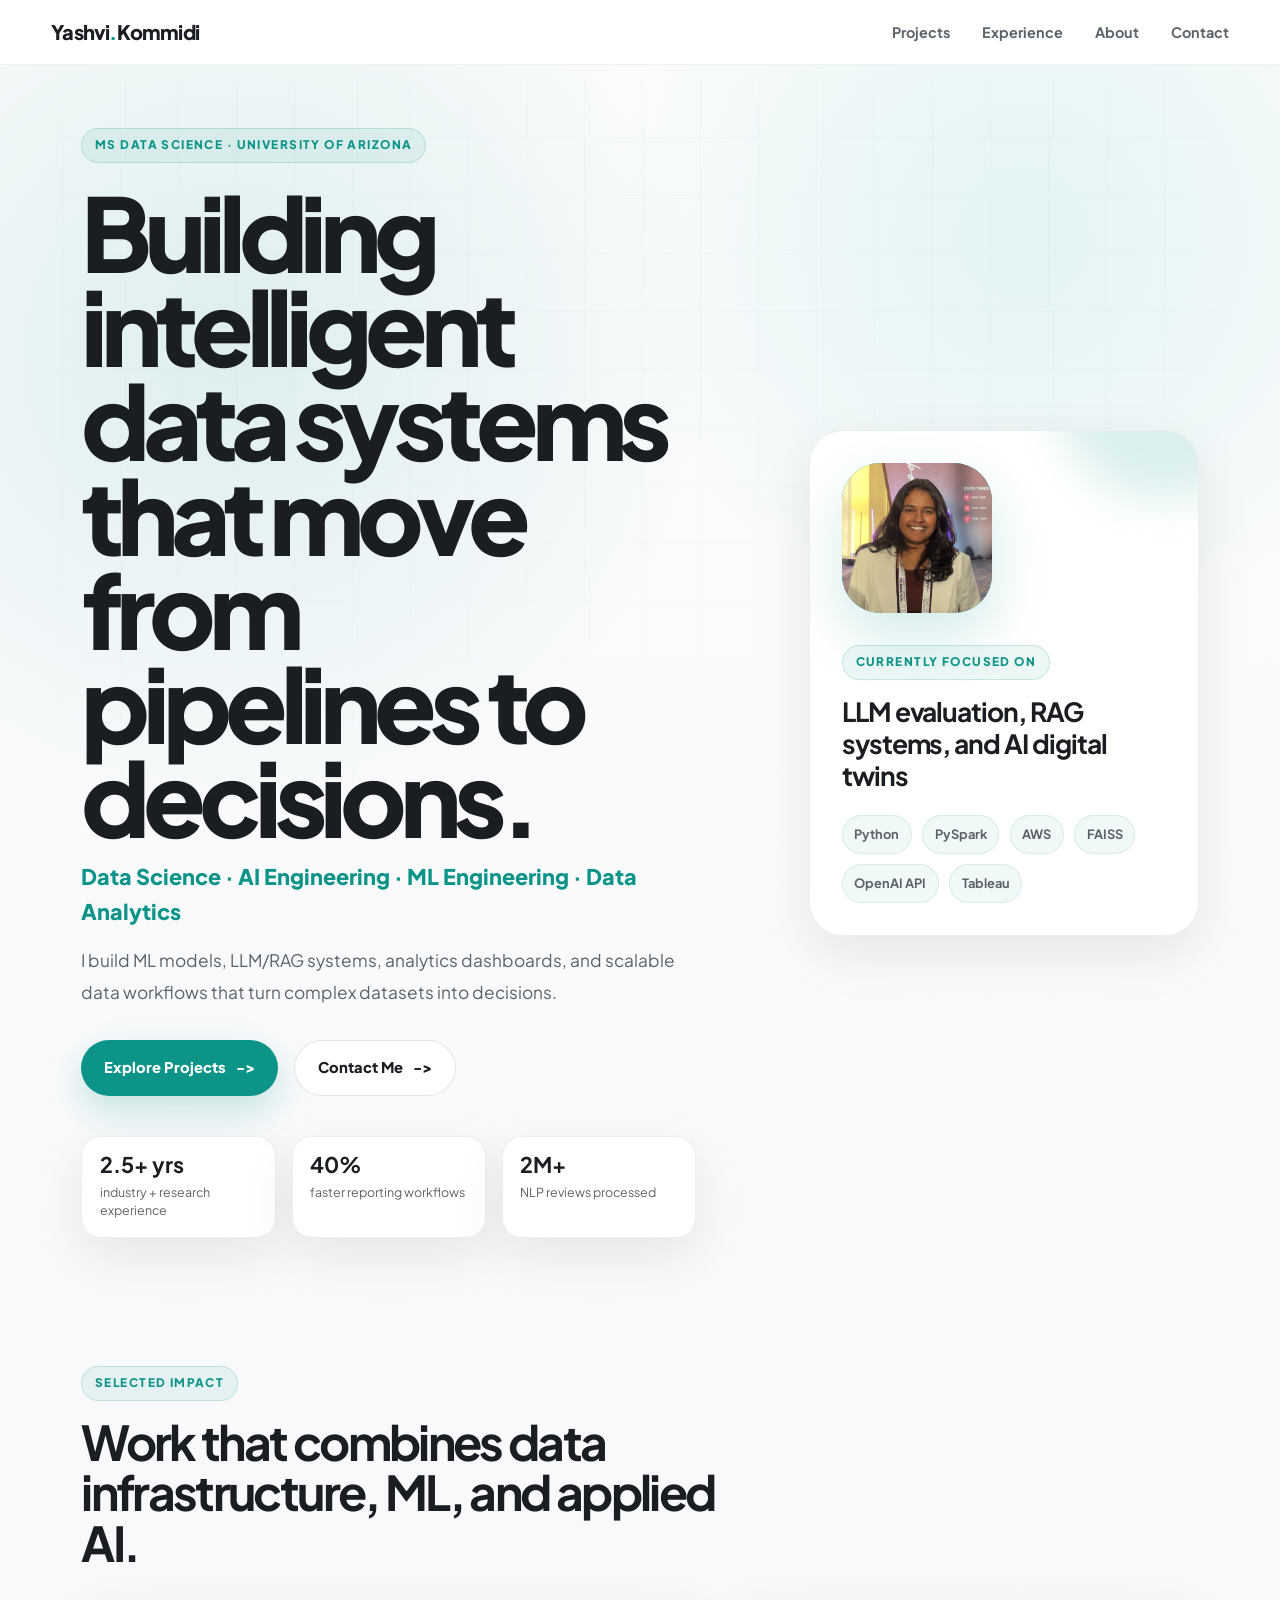
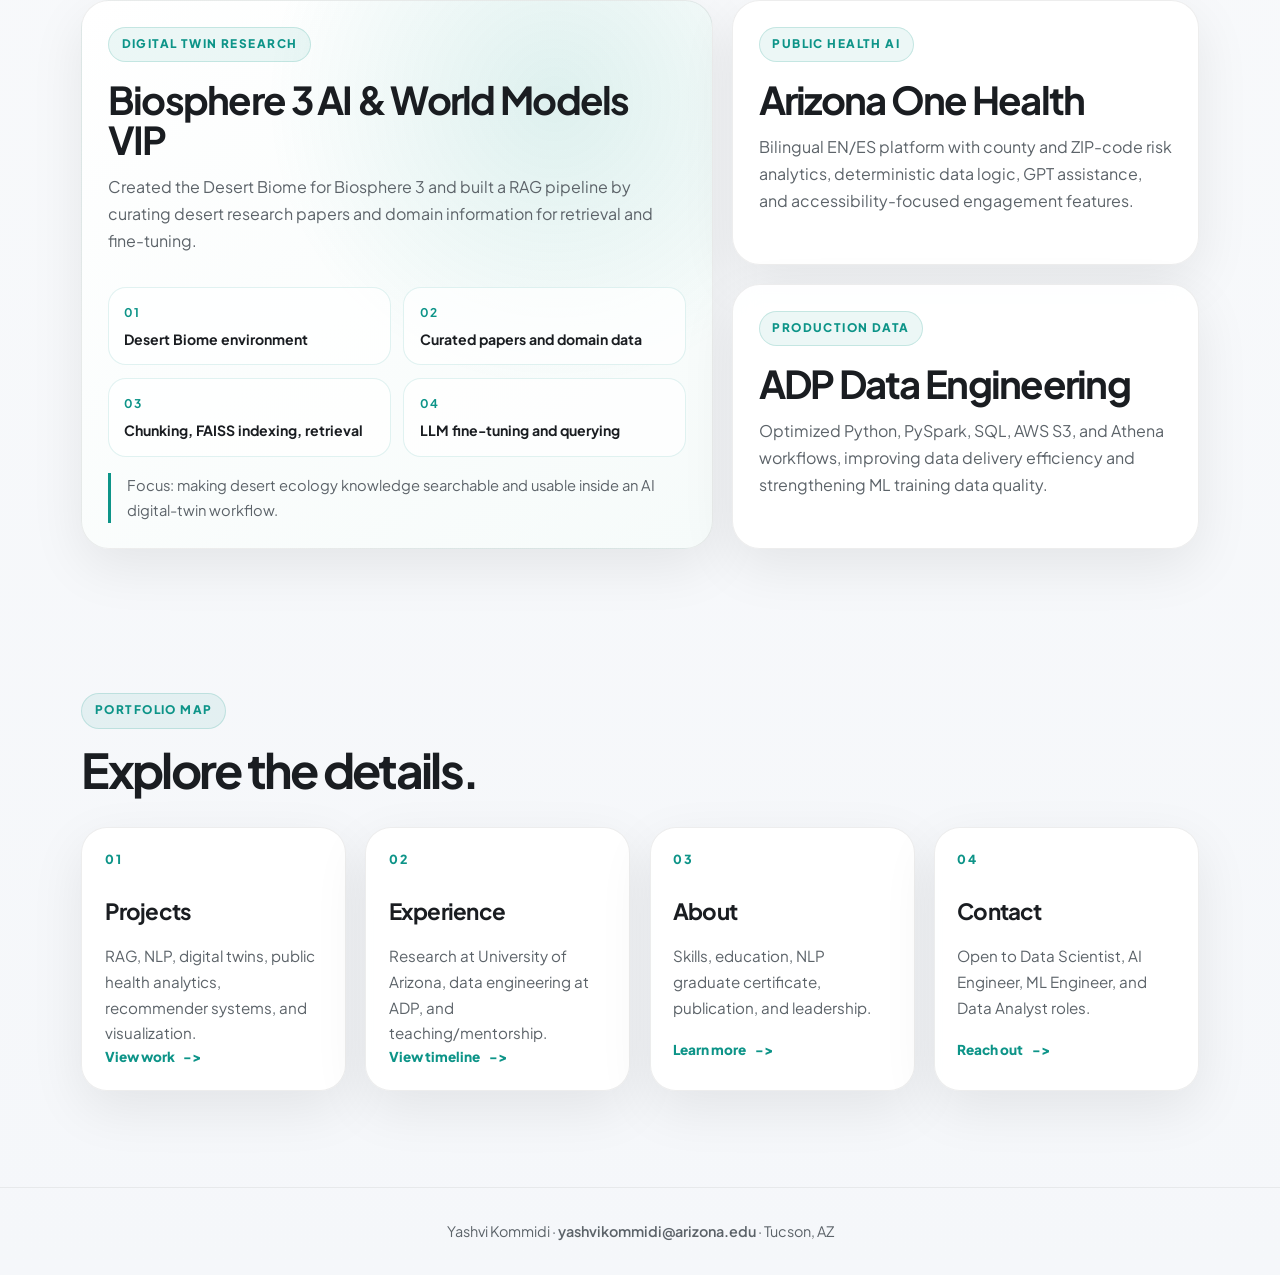
<file: index.html>
<!DOCTYPE html>
<html lang="en">
<head>
  <meta charset="UTF-8">
  <meta name="viewport" content="width=device-width, initial-scale=1.0">
  <title>Yashvi Kommidi | Data Science Portfolio</title>
  <link rel="stylesheet" href="styles.css?v=headshot-fix">
  <link rel="stylesheet" href="home.css?v=headshot-fix">
</head>
<body class="home">
  <nav class="nav">
    <div class="nav-inner">
      <a href="index.html" class="nav-logo">Yashvi<span>.</span>Kommidi</a>
      <ul class="nav-links">
        <li><a href="projects.html">Projects</a></li>
        <li><a href="experience.html">Experience</a></li>
        <li><a href="about.html">About</a></li>
        <li><a href="contact.html">Contact</a></li>
      </ul>
    </div>
  </nav>

  <main>
    <section class="hero">
      <div class="hero-bg"></div>
      <div class="hero-content">
        <span class="hero-badge">MS Data Science · University of Arizona</span>
        <h1>Building intelligent data systems that move from pipelines to decisions.</h1>
        <p class="hero-subtitle">Data Science · AI Engineering · ML Engineering · Data Analytics</p>
        <p class="hero-tagline">I build ML models, LLM/RAG systems, analytics dashboards, and scalable data workflows that turn complex datasets into decisions.</p>
        <div class="hero-cta">
          <a href="projects.html" class="btn-play">Explore Projects</a>
          <a href="contact.html" class="btn-info">Contact Me</a>
        </div>
        <div class="hero-metrics" aria-label="Portfolio highlights">
          <div>
            <strong>2.5+ yrs</strong>
            <span>industry + research experience</span>
          </div>
          <div>
            <strong>40%</strong>
            <span>faster reporting workflows</span>
          </div>
          <div>
            <strong>2M+</strong>
            <span>NLP reviews processed</span>
          </div>
        </div>
      </div>
      <aside class="hero-panel" aria-label="Yashvi Kommidi professional snapshot">
        <div class="profile-orb">
          <img src="Yashvi-Headshot.png" alt="Yashvi Kommidi" width="150" height="150">
        </div>
        <p class="panel-kicker">Currently focused on</p>
        <h2>LLM evaluation, RAG systems, and AI digital twins</h2>
        <div class="signal-list">
          <span>Python</span>
          <span>PySpark</span>
          <span>AWS</span>
          <span>FAISS</span>
          <span>OpenAI API</span>
          <span>Tableau</span>
        </div>
      </aside>
    </section>

    <section class="spotlight-section">
      <div class="section-heading">
        <span>Selected Impact</span>
        <h2>Work that combines data infrastructure, ML, and applied AI.</h2>
      </div>
      <div class="spotlight-grid">
        <article class="spotlight-card featured">
          <span class="eyebrow">Digital Twin Research</span>
          <h3>Biosphere 3 AI & World Models VIP</h3>
          <p>Created the Desert Biome for Biosphere 3 and built a RAG pipeline by curating desert research papers and domain information for retrieval and fine-tuning.</p>
          <div class="biome-flow" aria-label="Biosphere 3 Desert Biome workflow">
            <div>
              <strong>01</strong>
              <span>Desert Biome environment</span>
            </div>
            <div>
              <strong>02</strong>
              <span>Curated papers and domain data</span>
            </div>
            <div>
              <strong>03</strong>
              <span>Chunking, FAISS indexing, retrieval</span>
            </div>
            <div>
              <strong>04</strong>
              <span>LLM fine-tuning and querying</span>
            </div>
          </div>
          <p class="spotlight-note">Focus: making desert ecology knowledge searchable and usable inside an AI digital-twin workflow.</p>
        </article>
        <article class="spotlight-card">
          <span class="eyebrow">Public Health AI</span>
          <h3>Arizona One Health</h3>
          <p>Bilingual EN/ES platform with county and ZIP-code risk analytics, deterministic data logic, GPT assistance, and accessibility-focused engagement features.</p>
        </article>
        <article class="spotlight-card">
          <span class="eyebrow">Production Data</span>
          <h3>ADP Data Engineering</h3>
          <p>Optimized Python, PySpark, SQL, AWS S3, and Athena workflows, improving data delivery efficiency and strengthening ML training data quality.</p>
        </article>
      </div>
    </section>

    <section class="section-cards">
      <div class="section-heading">
        <span>Portfolio Map</span>
        <h2>Explore the details.</h2>
      </div>
      <div class="card-row">
        <a href="projects.html" class="card-link">
          <div class="card-overlay">
            <span class="card-icon">01</span>
            <h3 class="card-title">Projects</h3>
            <p class="card-desc">RAG, NLP, digital twins, public health analytics, recommender systems, and visualization.</p>
            <span class="card-cta">View work</span>
          </div>
        </a>
        <a href="experience.html" class="card-link">
          <div class="card-overlay">
            <span class="card-icon">02</span>
            <h3 class="card-title">Experience</h3>
            <p class="card-desc">Research at University of Arizona, data engineering at ADP, and teaching/mentorship.</p>
            <span class="card-cta">View timeline</span>
          </div>
        </a>
        <a href="about.html" class="card-link">
          <div class="card-overlay">
            <span class="card-icon">03</span>
            <h3 class="card-title">About</h3>
            <p class="card-desc">Skills, education, NLP graduate certificate, publication, and leadership.</p>
            <span class="card-cta">Learn more</span>
          </div>
        </a>
        <a href="contact.html" class="card-link">
          <div class="card-overlay">
            <span class="card-icon">04</span>
            <h3 class="card-title">Contact</h3>
            <p class="card-desc">Open to Data Scientist, AI Engineer, ML Engineer, and Data Analyst roles.</p>
            <span class="card-cta">Reach out</span>
          </div>
        </a>
      </div>
    </section>
  </main>

  <footer class="footer">
    <p>Yashvi Kommidi · <a href="mailto:yashvikommidi@arizona.edu">yashvikommidi@arizona.edu</a> · Tucson, AZ</p>
  </footer>
</body>
</html>
</file>
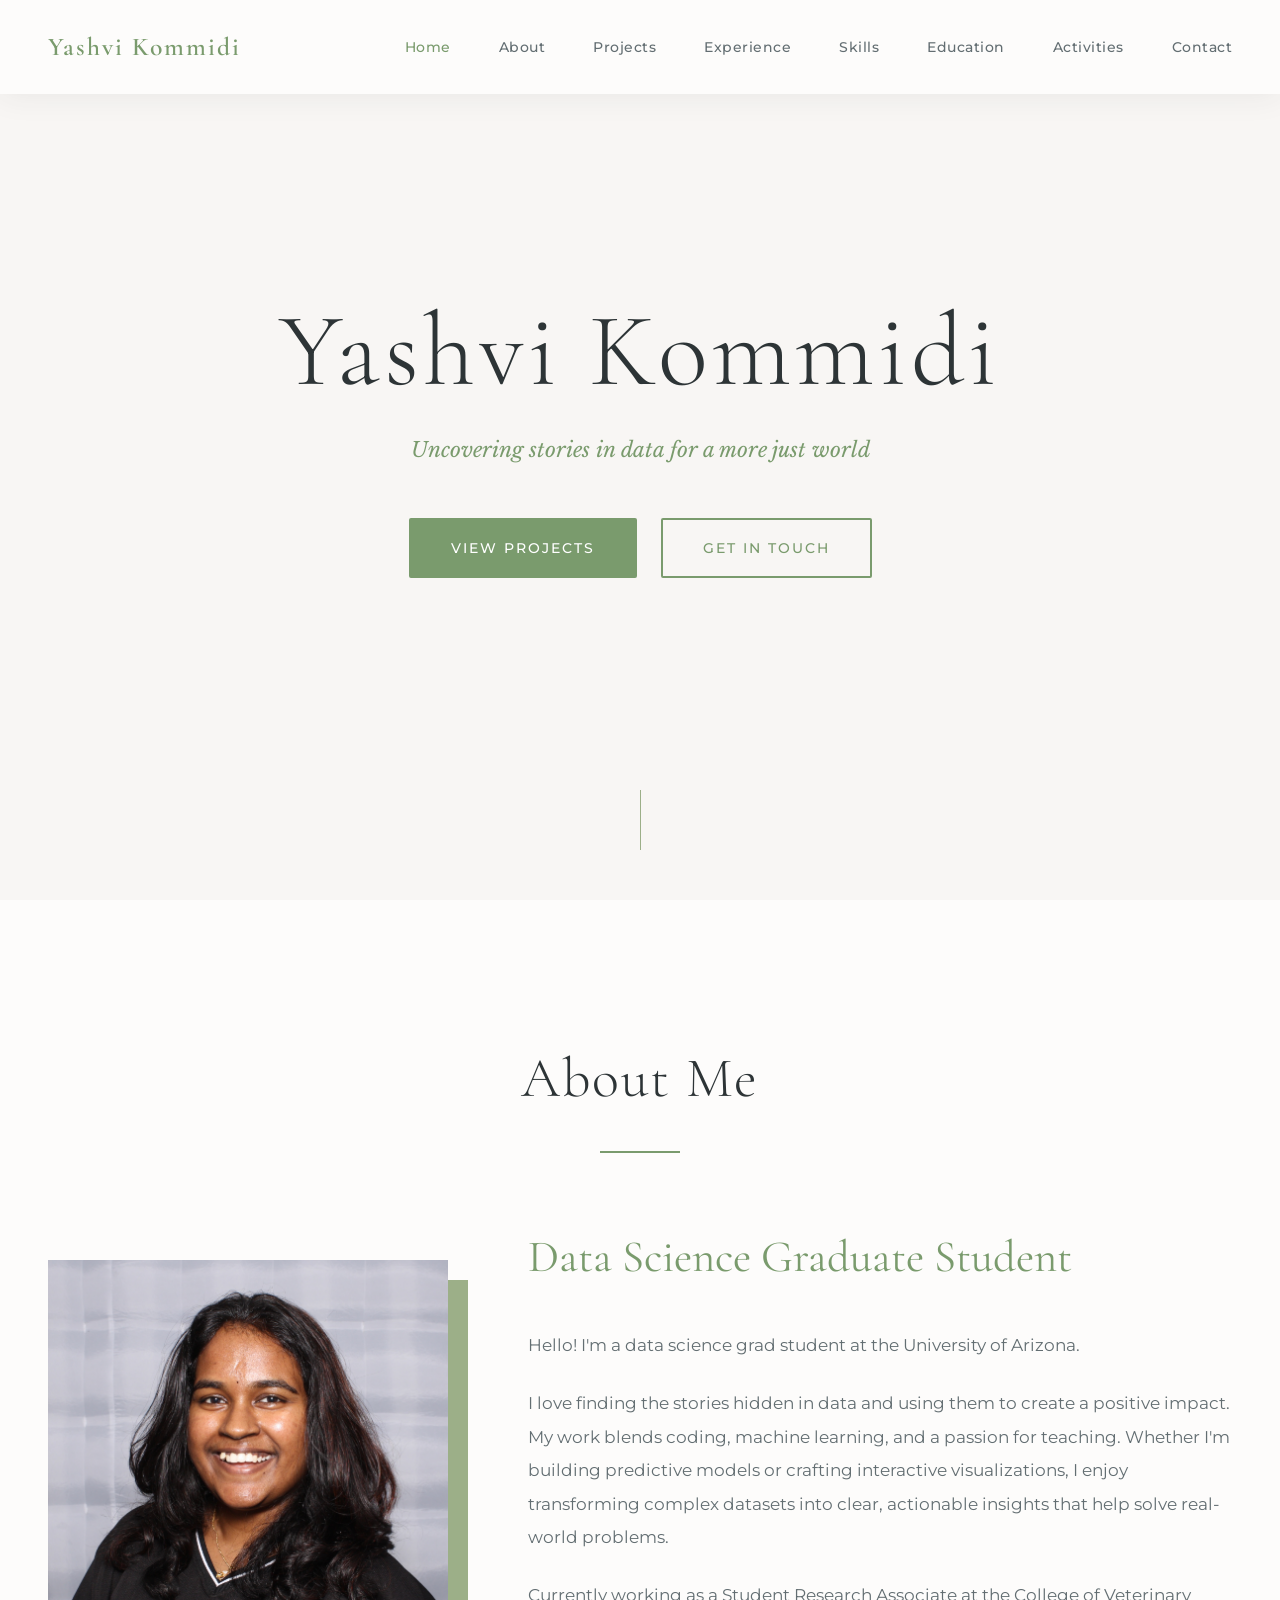
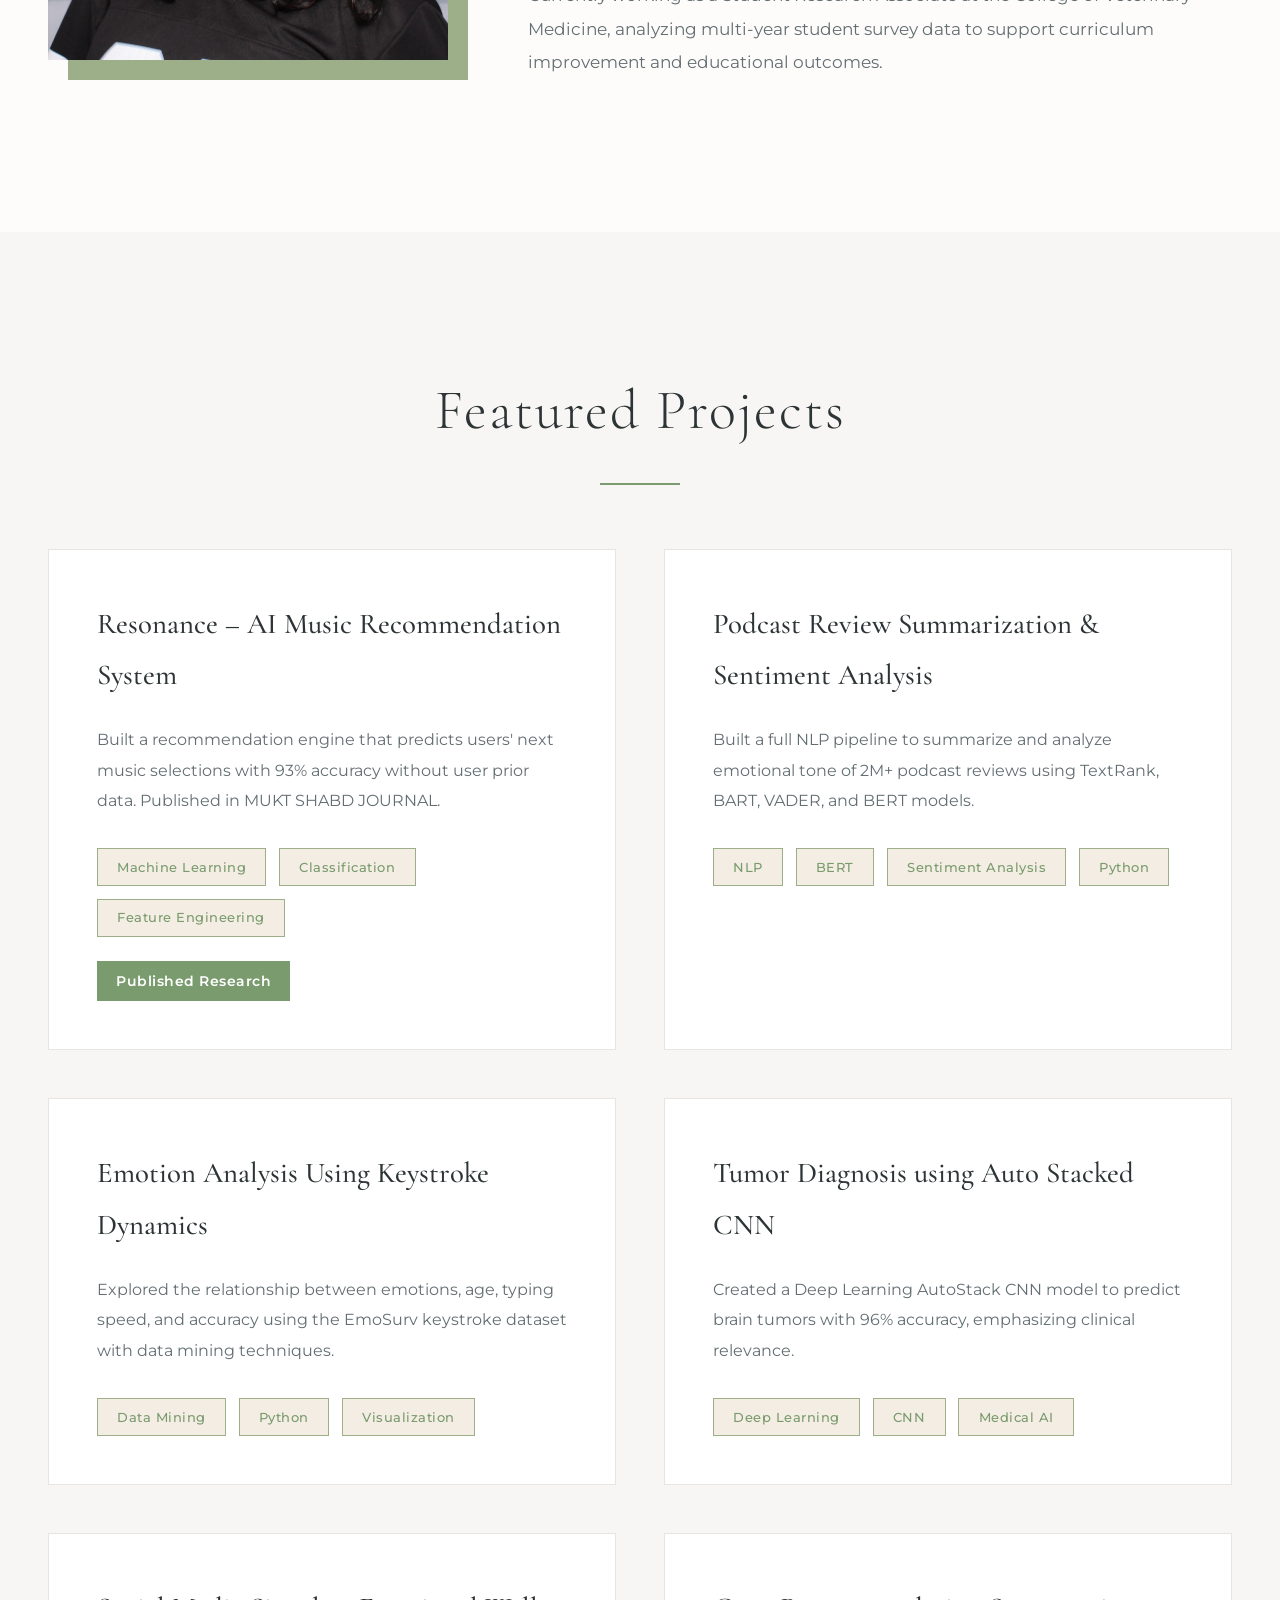
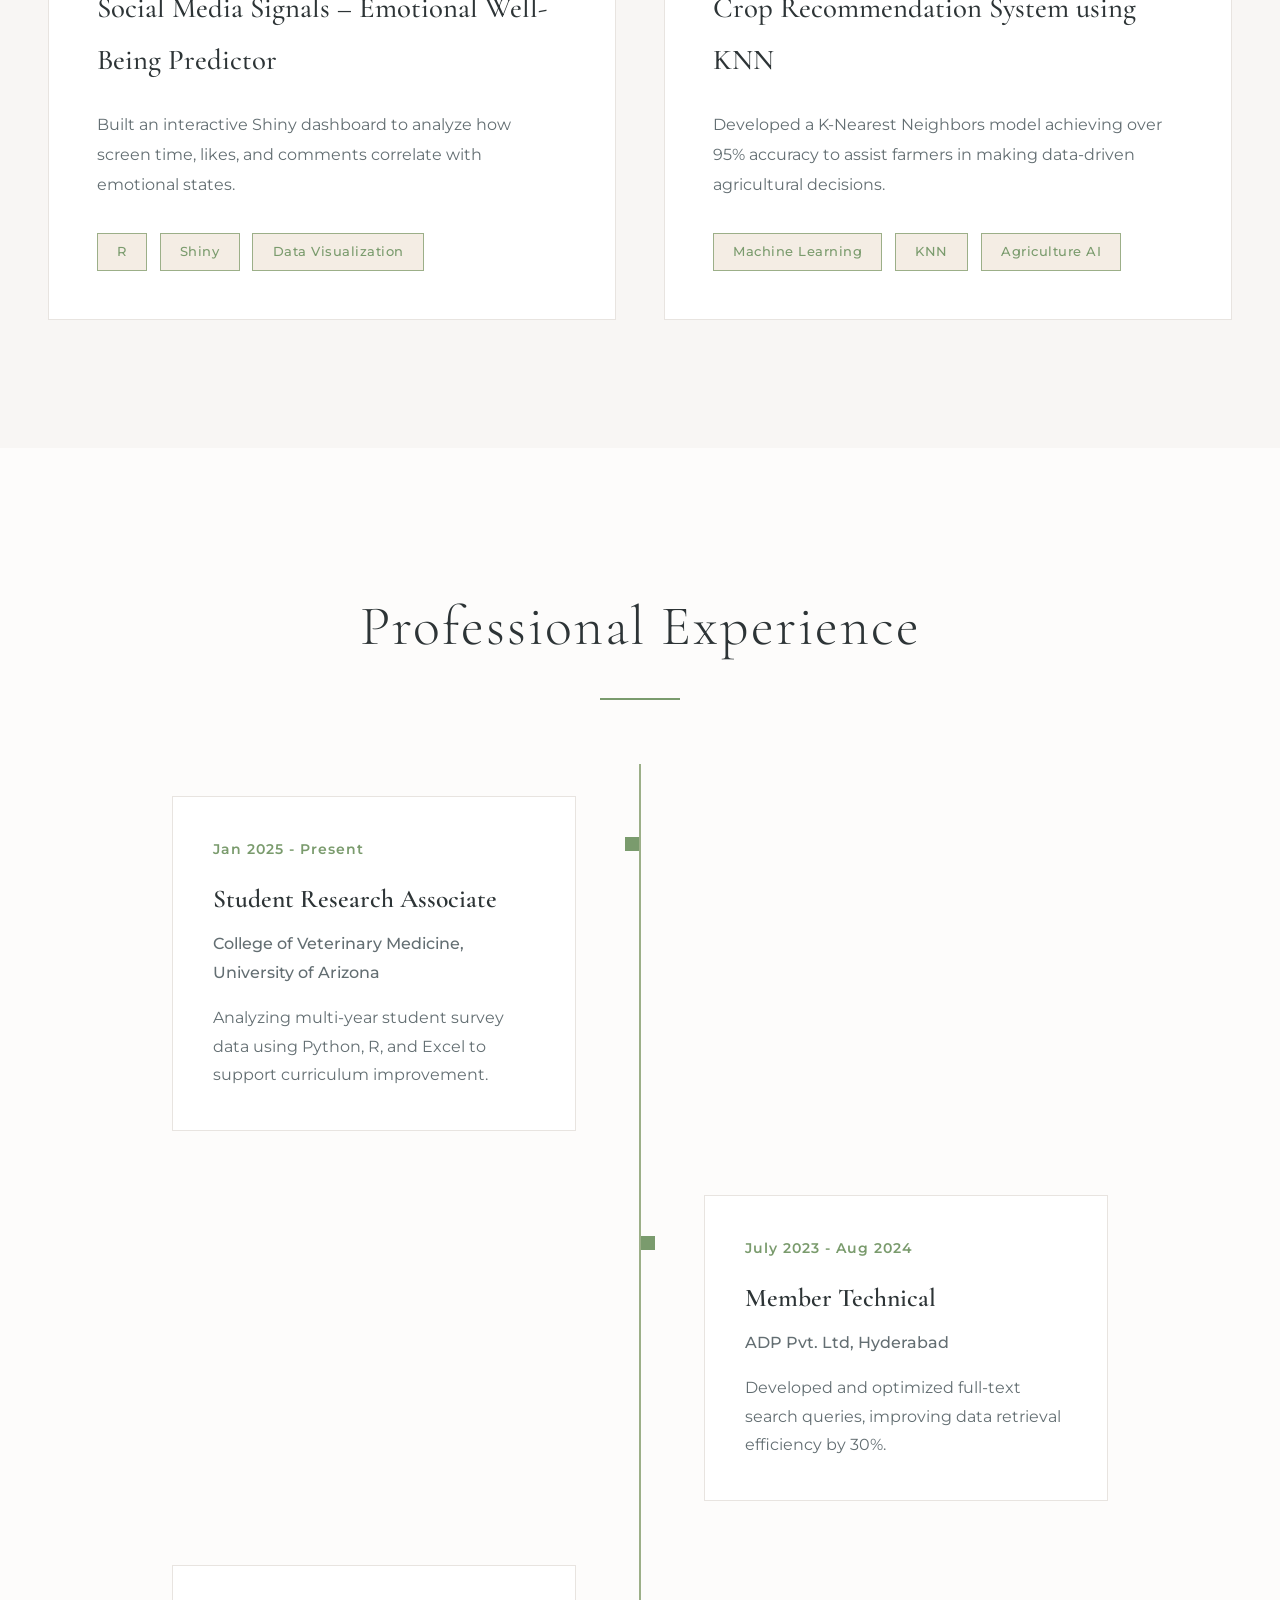
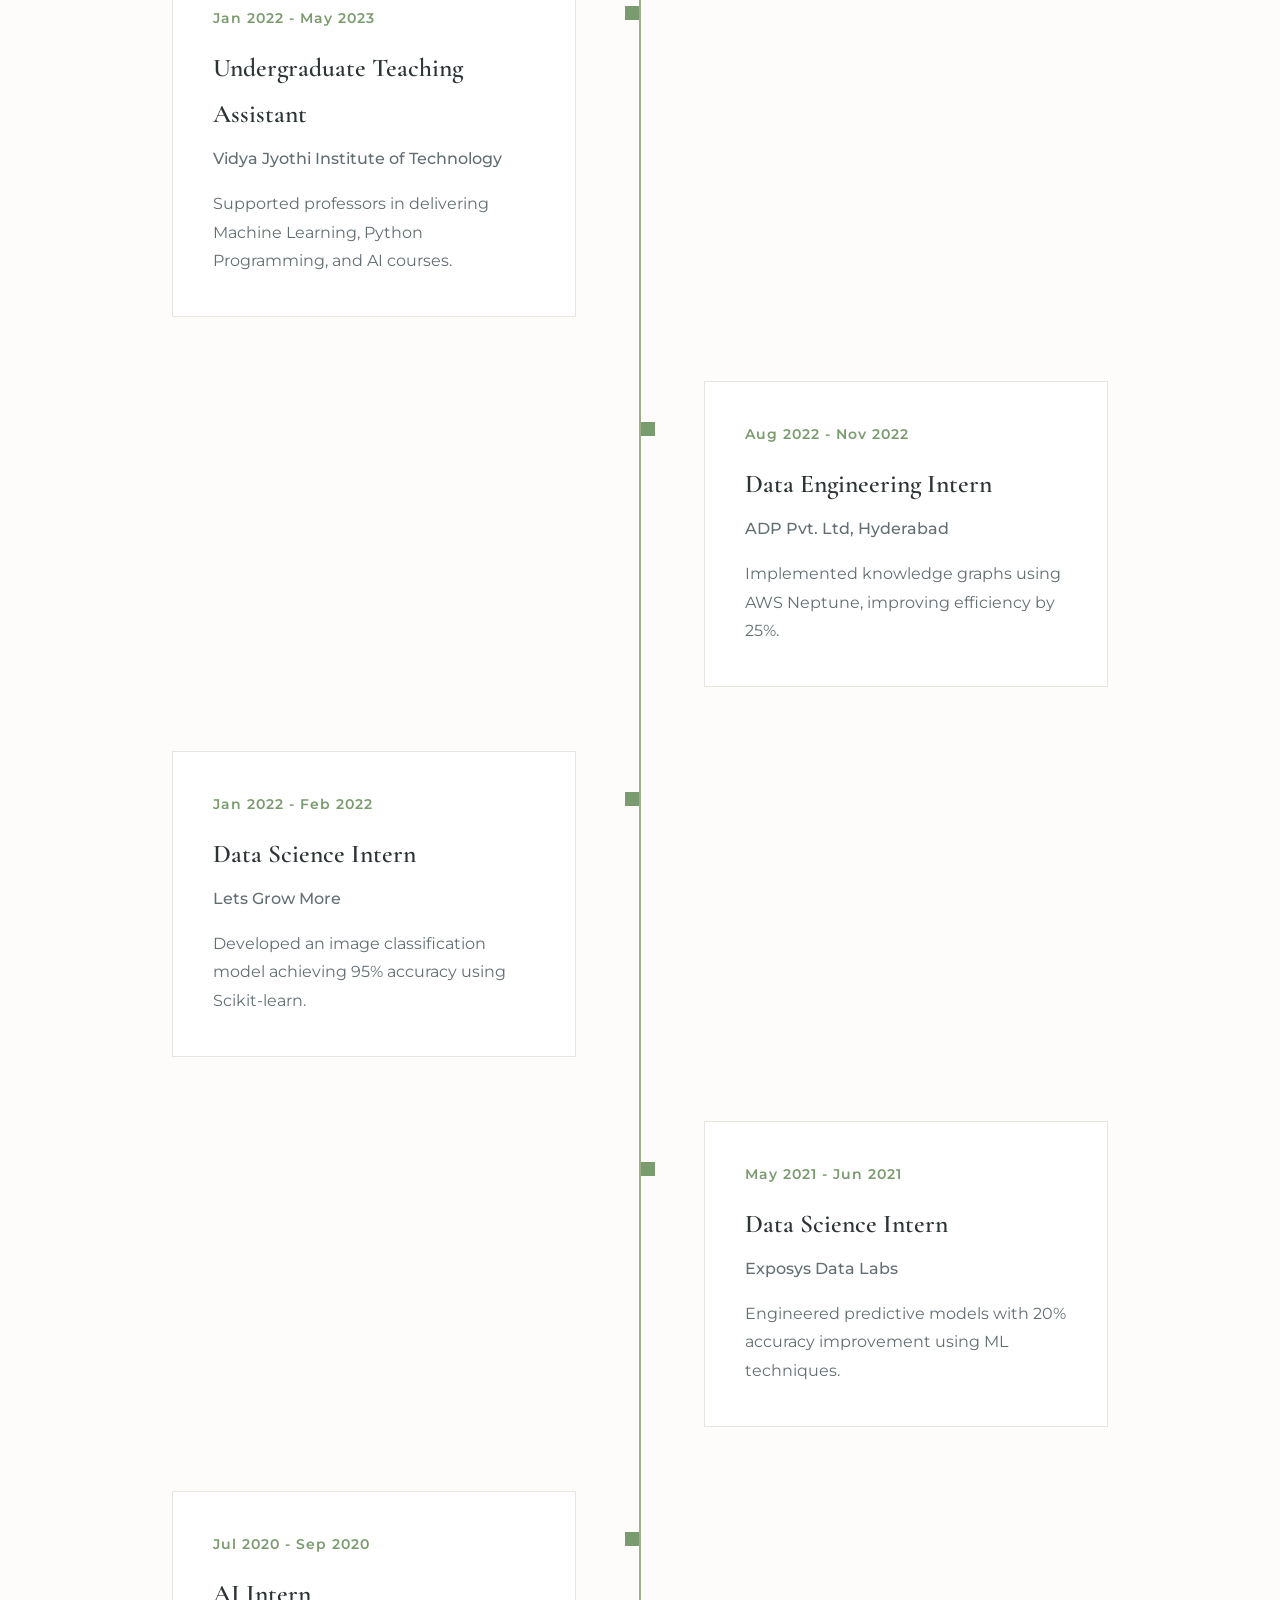
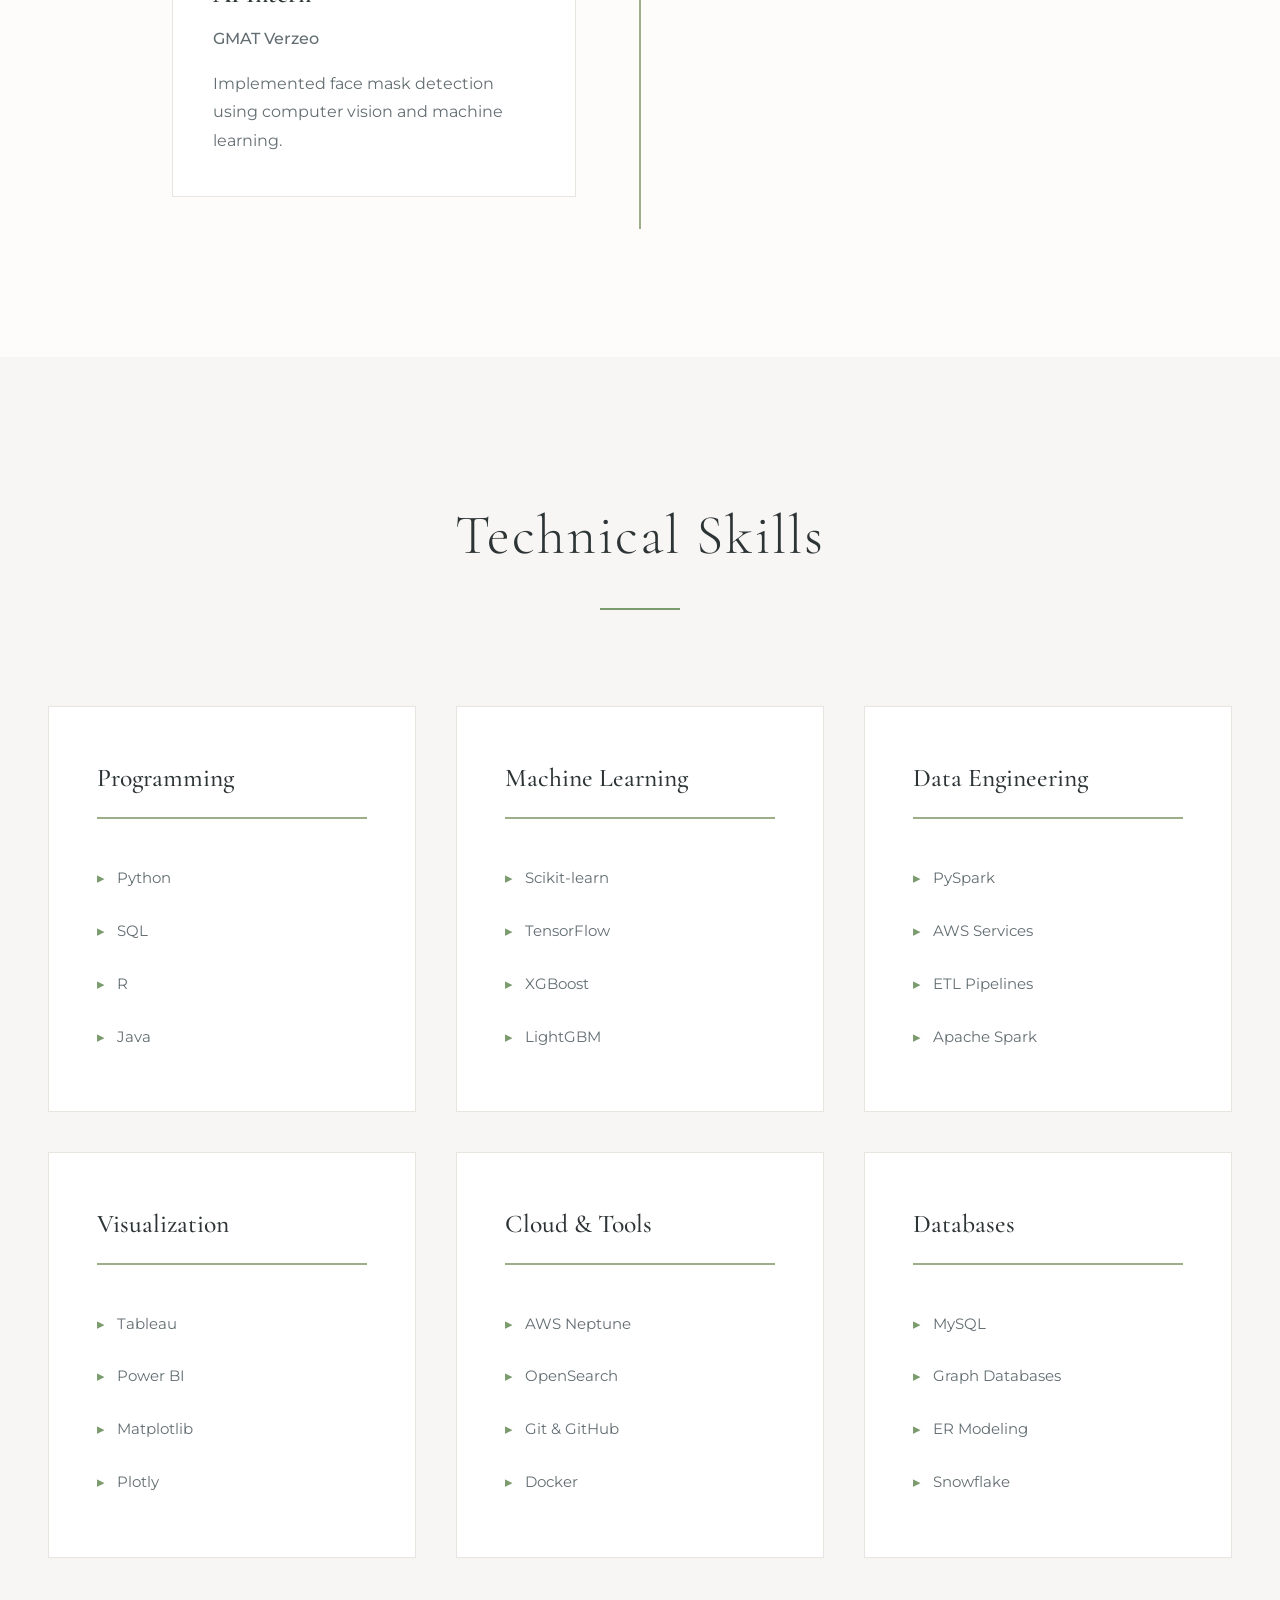
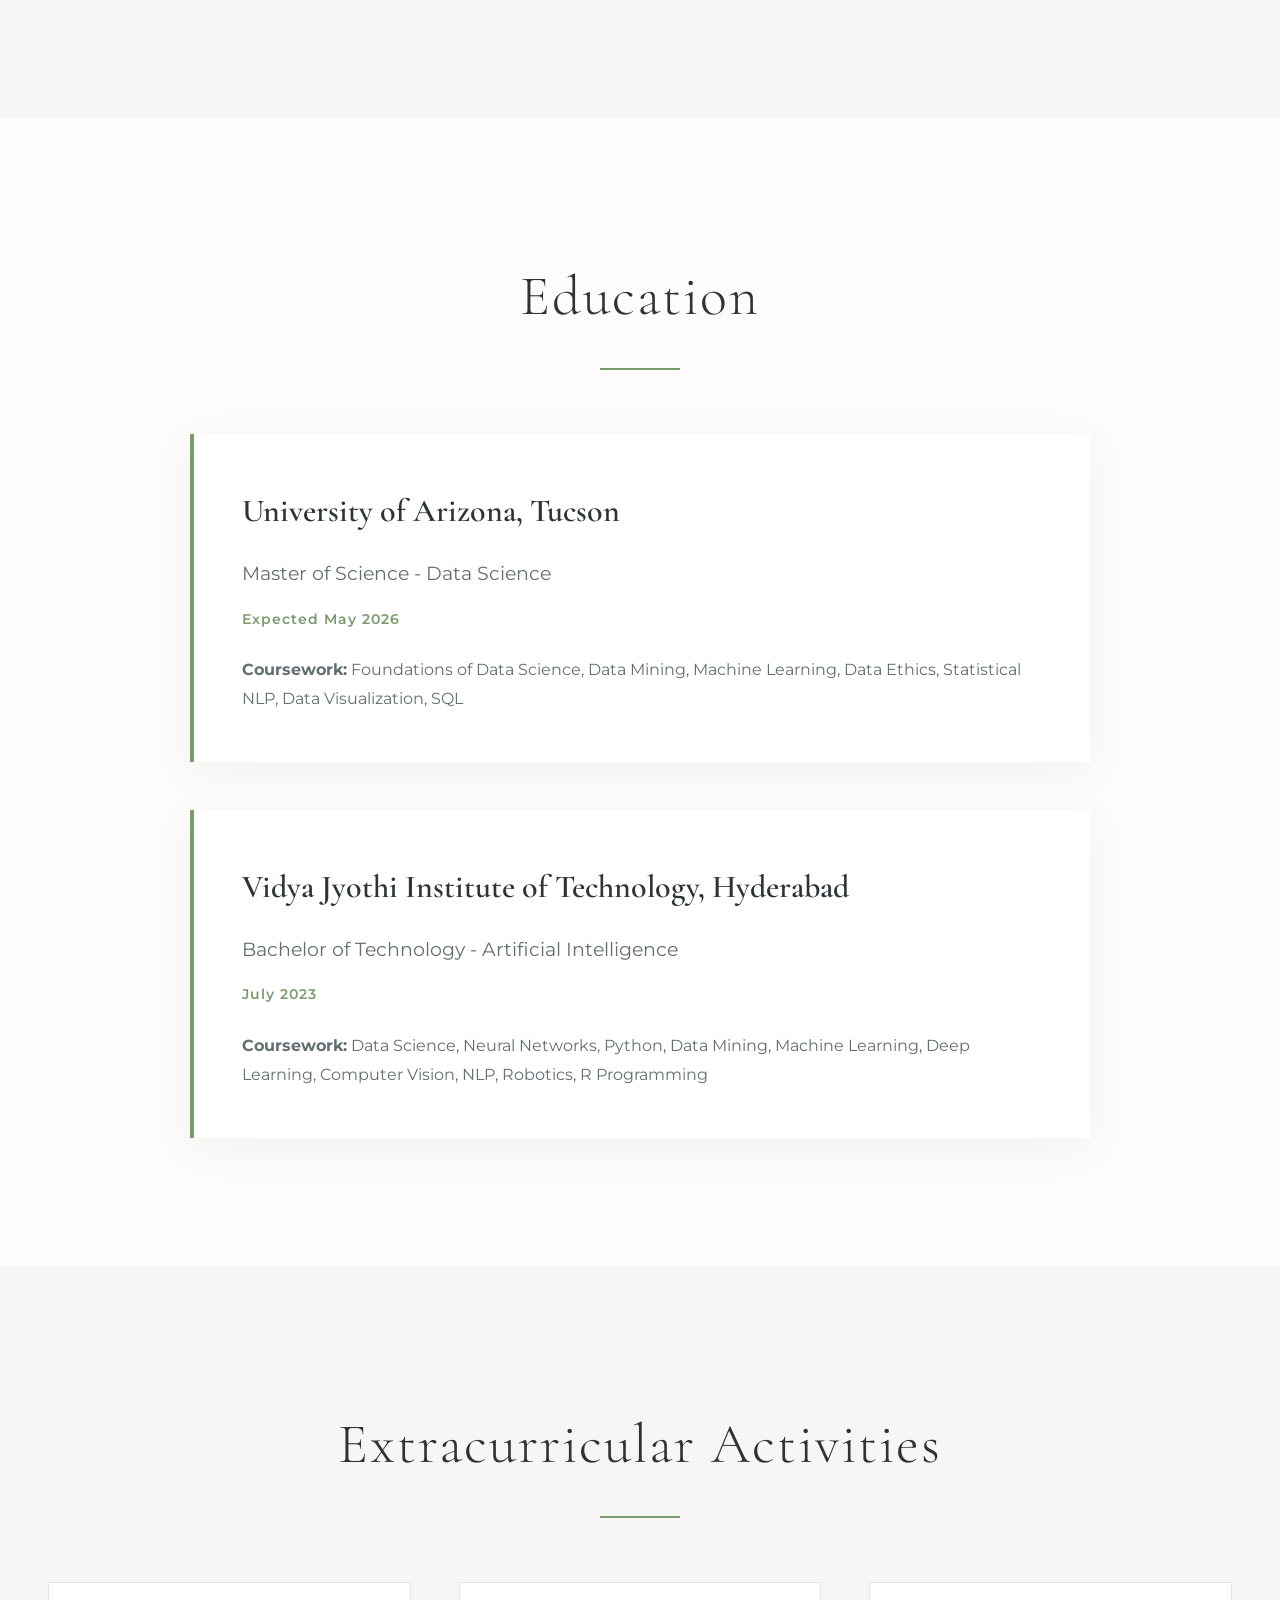
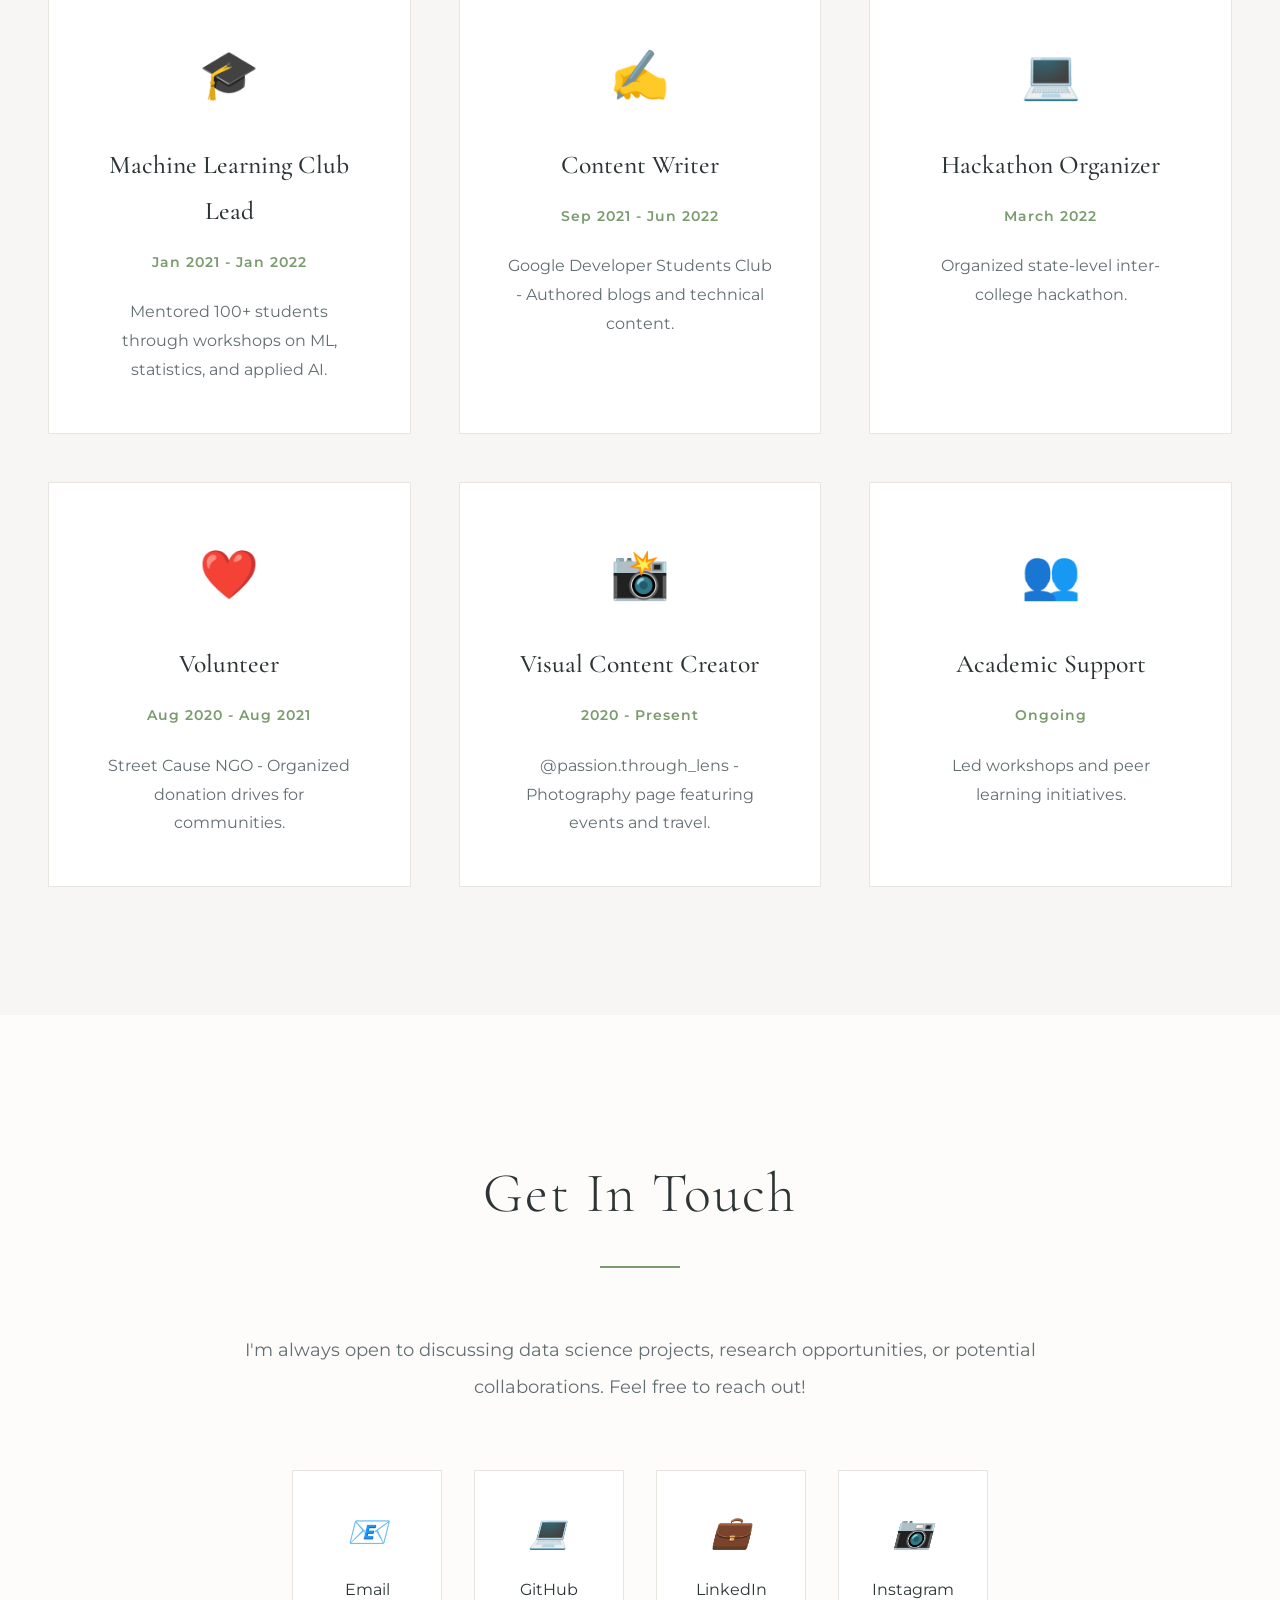
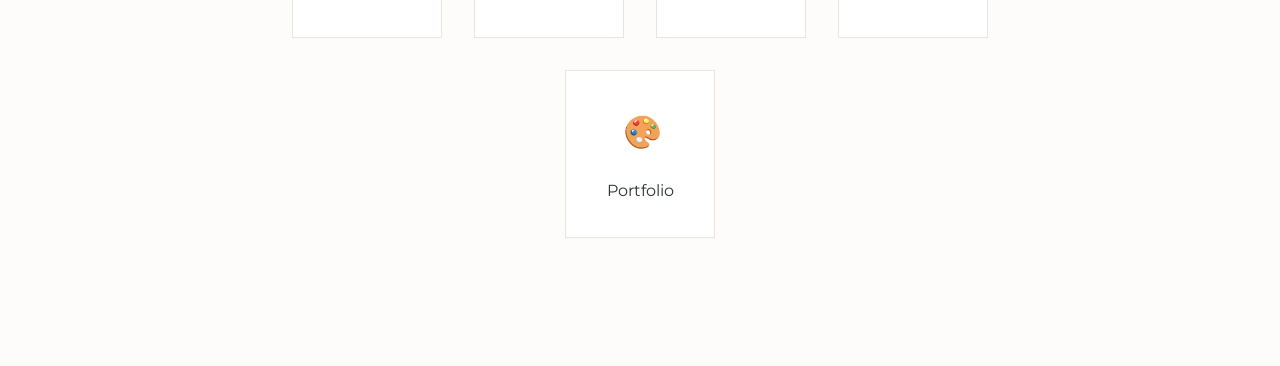
<file: portfolio/index.html>
<!DOCTYPE html>
<html lang="en">
<head>
    <meta charset="UTF-8">
    <meta name="viewport" content="width=device-width, initial-scale=1.0">
    <title>Yashvi Kommidi | Data Science Portfolio</title>
    <link href="https://fonts.googleapis.com/css2?family=Cormorant+Garamond:wght@300;400;500;600;700&family=Montserrat:wght@300;400;500;600;700;800&family=Libre+Baskerville:ital,wght@0,400;0,700;1,400&display=swap" rel="stylesheet">
    <style>
        * {
            margin: 0;
            padding: 0;
            box-sizing: border-box;
        }

        :root {
            /* Sophisticated color palette */
            --bg-primary: #fdfcfb;
            --bg-secondary: #f8f6f4;
            --sage: #9caf88;
            --sage-dark: #7a9b6d;
            --terracotta: #c17767;
            --cream: #f4ede4;
            --charcoal: #2d3436;
            --soft-gray: #636e72;
            --accent-rose: #d4a5a5;
            --gradient-elegant: linear-gradient(135deg, #9caf88 0%, #c17767 100%);
            --shadow-soft: rgba(156, 175, 136, 0.15);
        }

        body {
            font-family: 'Montserrat', sans-serif;
            background: var(--bg-primary);
            color: var(--charcoal);
            line-height: 1.8;
            overflow-x: hidden;
        }

        h1, h2, h3 {
            font-family: 'Cormorant Garamond', serif;
            font-weight: 600;
        }

        /* Navigation */
        nav {
            position: fixed;
            top: 0;
            width: 100%;
            background: rgba(253, 252, 251, 0.98);
            padding: 1.5rem 3rem;
            z-index: 1000;
            box-shadow: 0 1px 30px rgba(45, 52, 54, 0.08);
            backdrop-filter: blur(20px);
        }

        nav .container {
            max-width: 1300px;
            margin: 0 auto;
            display: flex;
            justify-content: space-between;
            align-items: center;
        }

        nav .logo {
            font-size: 1.6rem;
            font-weight: 600;
            color: var(--sage-dark);
            font-family: 'Cormorant Garamond', serif;
            letter-spacing: 2px;
        }

        nav ul {
            display: flex;
            list-style: none;
            gap: 3rem;
            align-items: center;
        }

        nav a {
            color: var(--soft-gray);
            text-decoration: none;
            transition: all 0.3s;
            font-weight: 500;
            font-size: 0.9rem;
            letter-spacing: 0.5px;
        }

        nav a:hover {
            color: var(--sage-dark);
        }

        /* Hero Section - Centered Text Only */
        .hero {
            min-height: 100vh;
            display: flex;
            align-items: center;
            justify-content: center;
            position: relative;
            padding-top: 100px;
            background: linear-gradient(135deg, #f4ede4 0%, #fdfcfb 100%);
        }

        .hero-content {
            text-align: center;
            max-width: 900px;
            padding: 3rem;
        }

        .hero h1 {
            font-size: 6.5rem;
            margin-bottom: 1.5rem;
            color: var(--charcoal);
            animation: fadeInUp 1s ease;
            letter-spacing: 4px;
            font-weight: 300;
            line-height: 1.1;
        }

        .hero .subtitle {
            font-family: 'Montserrat', sans-serif;
            font-size: 1.2rem;
            letter-spacing: 3px;
            color: var(--soft-gray);
            margin-bottom: 2.5rem;
            animation: fadeInUp 1s ease 0.1s both;
            text-transform: uppercase;
            font-weight: 400;
        }

        .hero .tagline {
            font-size: 1.3rem;
            color: var(--sage-dark);
            margin-bottom: 3rem;
            animation: fadeInUp 1s ease 0.2s both;
            font-style: italic;
            font-family: 'Libre Baskerville', serif;
        }

        .hero .cta-buttons {
            display: flex;
            gap: 1.5rem;
            justify-content: center;
            animation: fadeInUp 1s ease 0.4s both;
        }

        .btn {
            padding: 1rem 2.5rem;
            border-radius: 2px;
            text-decoration: none;
            font-weight: 500;
            transition: all 0.4s;
            cursor: pointer;
            font-family: 'Montserrat', sans-serif;
            letter-spacing: 2px;
            text-transform: uppercase;
            font-size: 0.85rem;
            border: 2px solid var(--sage-dark);
        }

        .btn-primary {
            background: var(--sage-dark);
            color: white;
        }

        .btn-secondary {
            background: transparent;
            color: var(--sage-dark);
        }

        .btn:hover {
            transform: translateY(-3px);
            box-shadow: 0 15px 35px var(--shadow-soft);
        }

        /* Decorative element */
        .scroll-line {
            position: absolute;
            bottom: 50px;
            left: 50%;
            transform: translateX(-50%);
            width: 1px;
            height: 60px;
            background: var(--sage);
            animation: scrollDown 2s infinite;
        }

        @keyframes scrollDown {
            0%, 100% { opacity: 0; transform: translateX(-50%) translateY(0); }
            50% { opacity: 1; transform: translateX(-50%) translateY(20px); }
        }

        /* Section Styles */
        section {
            min-height: 100vh;
            padding: 8rem 3rem;
            position: relative;
        }

        section:nth-child(even) {
            background: var(--bg-secondary);
        }

        .container {
            max-width: 1300px;
            margin: 0 auto;
        }

        .section-title {
            font-size: 3.5rem;
            margin-bottom: 4rem;
            text-align: center;
            color: var(--charcoal);
            letter-spacing: 2px;
            position: relative;
            padding-bottom: 1.5rem;
            font-weight: 300;
        }

        .section-title::after {
            content: '';
            position: absolute;
            bottom: 0;
            left: 50%;
            transform: translateX(-50%);
            width: 80px;
            height: 2px;
            background: var(--sage-dark);
        }

        /* About Section */
        .about-content {
            display: grid;
            grid-template-columns: 1fr 2fr;
            gap: 5rem;
            align-items: center;
        }

        .profile-img-container {
            position: relative;
            width: 400px;
            height: 400px;
            margin: 0 auto;
        }

        .profile-img {
            width: 100%;
            height: 100%;
            border-radius: 0;
            object-fit: cover;
            object-position: center;
            box-shadow: 20px 20px 0 var(--sage);
            transition: all 0.5s;
        }

        .profile-img:hover {
            box-shadow: 25px 25px 0 var(--sage);
            transform: translate(-5px, -5px);
        }

        .about-text h3 {
            font-size: 2.8rem;
            margin-bottom: 2rem;
            color: var(--sage-dark);
            font-weight: 400;
        }

        .about-text p {
            color: var(--soft-gray);
            margin-bottom: 1.5rem;
            font-size: 1.05rem;
            line-height: 2;
        }

        /* Projects Section */
        .projects-grid {
            display: grid;
            grid-template-columns: repeat(auto-fit, minmax(400px, 1fr));
            gap: 3rem;
        }

        .project-card {
            background: white;
            padding: 3rem;
            transition: all 0.4s;
            border: 1px solid #e8e4e0;
            position: relative;
        }

        .project-card::before {
            content: '';
            position: absolute;
            top: 0;
            left: 0;
            width: 4px;
            height: 0;
            background: var(--sage-dark);
            transition: height 0.4s;
        }

        .project-card:hover::before {
            height: 100%;
        }

        .project-card:hover {
            box-shadow: 0 20px 60px rgba(45, 52, 54, 0.08);
            border-color: var(--sage);
        }

        .project-card h3 {
            color: var(--charcoal);
            margin-bottom: 1.5rem;
            font-size: 1.8rem;
            font-weight: 500;
        }

        .project-card p {
            color: var(--soft-gray);
            margin-bottom: 2rem;
            line-height: 1.9;
        }

        .project-tags {
            display: flex;
            flex-wrap: wrap;
            gap: 0.8rem;
            margin-top: 1.5rem;
        }

        .tag {
            background: var(--cream);
            color: var(--sage-dark);
            padding: 0.4rem 1.2rem;
            font-size: 0.8rem;
            font-weight: 500;
            letter-spacing: 0.5px;
            border: 1px solid var(--sage);
        }

        /* Timeline with Hover Scale */
        .timeline {
            position: relative;
            max-width: 1000px;
            margin: 0 auto;
        }

        .timeline::before {
            content: '';
            position: absolute;
            width: 2px;
            background: var(--sage);
            top: 0;
            bottom: 0;
            left: 50%;
            margin-left: -1px;
        }

        .timeline-item {
            padding: 2rem;
            position: relative;
            width: 50%;
            animation: fadeInUp 1s ease;
        }

        .timeline-item:nth-child(odd) {
            left: 0;
            padding-right: 4rem;
        }

        .timeline-item:nth-child(even) {
            left: 50%;
            padding-left: 4rem;
        }

        .timeline-content {
            background: white;
            padding: 2.5rem;
            position: relative;
            border: 1px solid #e8e4e0;
            transition: all 0.4s ease;
            transform-origin: center;
        }

        /* Hover effect - scale up */
        .timeline-content:hover {
            transform: scale(1.05);
            box-shadow: 0 25px 70px rgba(45, 52, 54, 0.12);
            border-color: var(--sage-dark);
            z-index: 10;
        }

        .timeline-content::before {
            content: '';
            position: absolute;
            width: 14px;
            height: 14px;
            background: var(--sage-dark);
            top: 2.5rem;
            transition: all 0.3s;
        }

        .timeline-content:hover::before {
            width: 18px;
            height: 18px;
        }

        .timeline-item:nth-child(odd) .timeline-content::before {
            right: -4rem;
        }

        .timeline-item:nth-child(even) .timeline-content::before {
            left: -4rem;
        }

        .timeline-date {
            color: var(--sage-dark);
            font-weight: 600;
            margin-bottom: 0.8rem;
            font-size: 0.9rem;
            letter-spacing: 1px;
        }

        .timeline-content h3 {
            color: var(--charcoal);
            margin-bottom: 0.5rem;
            font-size: 1.6rem;
        }

        .timeline-content h4 {
            color: var(--soft-gray);
            margin-bottom: 1rem;
            font-weight: 500;
            font-family: 'Montserrat', sans-serif;
        }

        .timeline-content p {
            color: var(--soft-gray);
        }

        /* Skills Section with Hover Scale */
        .skills-grid {
            display: grid;
            grid-template-columns: repeat(auto-fit, minmax(300px, 1fr));
            gap: 2.5rem;
            padding: 2rem 0;
        }

        .skill-card {
            background: white;
            padding: 3rem;
            text-align: left;
            transition: all 0.4s ease;
            border: 1px solid #e8e4e0;
            transform-origin: center;
        }

        /* Hover effect - scale up */
        .skill-card:hover {
            transform: scale(1.08);
            box-shadow: 0 25px 70px rgba(45, 52, 54, 0.12);
            border-color: var(--sage-dark);
            z-index: 10;
        }

        .skill-card h3 {
            color: var(--charcoal);
            margin-bottom: 2rem;
            font-size: 1.6rem;
            font-weight: 500;
            border-bottom: 2px solid var(--sage);
            padding-bottom: 1rem;
        }

        .skill-list {
            list-style: none;
            padding: 0;
        }

        .skill-list li {
            color: var(--soft-gray);
            padding: 0.8rem 0;
            font-size: 0.95rem;
            position: relative;
            padding-left: 20px;
        }

        .skill-list li::before {
            content: '▸';
            position: absolute;
            left: 0;
            color: var(--sage-dark);
        }

        /* Education Section */
        .education-grid {
            display: grid;
            gap: 3rem;
            max-width: 900px;
            margin: 0 auto;
        }

        .education-card {
            background: white;
            padding: 3rem;
            border-left: 4px solid var(--sage-dark);
            transition: all 0.4s;
            box-shadow: 0 10px 40px rgba(45, 52, 54, 0.05);
        }

        .education-card:hover {
            box-shadow: 0 20px 60px rgba(45, 52, 54, 0.1);
            transform: translateX(10px);
        }

        .education-card h3 {
            color: var(--charcoal);
            margin-bottom: 1rem;
            font-size: 2rem;
        }

        .education-card .degree {
            font-size: 1.2rem;
            margin-bottom: 1rem;
            color: var(--soft-gray);
            font-family: 'Montserrat', sans-serif;
        }

        .education-card .date {
            color: var(--sage-dark);
            margin-bottom: 1.5rem;
            font-weight: 600;
            font-size: 0.9rem;
            letter-spacing: 1px;
        }

        .education-card p {
            color: var(--soft-gray);
        }

        /* Extracurricular Section */
        .extra-grid {
            display: grid;
            grid-template-columns: repeat(auto-fit, minmax(350px, 1fr));
            gap: 3rem;
        }

        .extra-card {
            background: white;
            padding: 3rem;
            text-align: center;
            transition: all 0.4s;
            border: 1px solid #e8e4e0;
        }

        .extra-card:hover {
            box-shadow: 0 20px 60px rgba(45, 52, 54, 0.08);
            border-color: var(--sage);
        }

        .extra-icon {
            font-size: 3rem;
            margin-bottom: 1.5rem;
        }

        .extra-card h3 {
            color: var(--charcoal);
            margin-bottom: 1rem;
            font-size: 1.6rem;
            font-weight: 500;
        }

        .extra-card .date {
            color: var(--sage-dark);
            font-weight: 600;
            margin-bottom: 1.5rem;
            font-size: 0.85rem;
            letter-spacing: 1px;
        }

        .extra-card p {
            color: var(--soft-gray);
        }

        /* Contact Section */
        .contact-container {
            max-width: 800px;
            margin: 0 auto;
            text-align: center;
        }

        .contact-container p {
            color: var(--soft-gray);
            font-size: 1.15rem;
            line-height: 2;
        }

        .contact-links {
            display: flex;
            justify-content: center;
            gap: 2rem;
            margin-top: 4rem;
            flex-wrap: wrap;
        }

        .contact-link {
            background: white;
            padding: 2rem;
            text-decoration: none;
            color: var(--charcoal);
            transition: all 0.4s;
            min-width: 150px;
            border: 1px solid #e8e4e0;
        }

        .contact-link:hover {
            box-shadow: 0 15px 50px rgba(45, 52, 54, 0.08);
            border-color: var(--sage);
            transform: translateY(-5px);
        }

        .contact-link i {
            font-size: 2rem;
            display: block;
            margin-bottom: 1rem;
        }

        /* Animations */
        @keyframes fadeInUp {
            from {
                opacity: 0;
                transform: translateY(30px);
            }
            to {
                opacity: 1;
                transform: translateY(0);
            }
        }

        .fade-in {
            animation: fadeInUp 1s ease;
        }

        /* Publication Badge */
        .publication-badge {
            display: inline-block;
            background: var(--sage-dark);
            color: white;
            padding: 0.5rem 1.2rem;
            margin-top: 1.5rem;
            font-weight: 600;
            font-size: 0.85rem;
            letter-spacing: 0.5px;
        }

        /* Responsive */
        @media (max-width: 768px) {
            nav {
                padding: 1rem 1.5rem;
            }

            nav ul {
                gap: 1.5rem;
                font-size: 0.85rem;
            }

            .hero h1 {
                font-size: 3.5rem;
                letter-spacing: 2px;
            }

            .hero .subtitle {
                font-size: 1rem;
                letter-spacing: 2px;
            }

            .about-content {
                grid-template-columns: 1fr;
                text-align: center;
                gap: 3rem;
            }

            .profile-img-container {
                width: 300px;
                height: 300px;
            }

            .timeline::before {
                left: 30px;
            }

            .timeline-item {
                width: 100%;
                padding-left: 80px;
                padding-right: 0;
            }

            .timeline-item:nth-child(even) {
                left: 0;
            }

            .timeline-content::before {
                left: -4rem !important;
            }

            .section-title {
                font-size: 2.5rem;
            }

            section {
                padding: 6rem 1.5rem;
            }
        }
    </style>
</head>
<body>
    <!-- Navigation -->
    <nav>
        <div class="container">
            <div class="logo">Yashvi Kommidi</div>
            <ul>
                <li><a href="#home">Home</a></li>
                <li><a href="#about">About</a></li>
                <li><a href="#projects">Projects</a></li>
                <li><a href="#experience">Experience</a></li>
                <li><a href="#skills">Skills</a></li>
                <li><a href="#education">Education</a></li>
                <li><a href="#extracurricular">Activities</a></li>
                <li><a href="#contact">Contact</a></li>
            </ul>
        </div>
    </nav>

    <!-- Hero Section - Text Only -->
    <section id="home" class="hero">
        <div class="hero-content">
            <h1>Yashvi Kommidi</h1>
            
            <p class="tagline">Uncovering stories in data for a more just world</p>
            <div class="cta-buttons">
                <a href="#projects" class="btn btn-primary">View Projects</a>
                <a href="#contact" class="btn btn-secondary">Get in Touch</a>
            </div>
        </div>
        <div class="scroll-line"></div>
    </section>

    <!-- About Section -->
    <section id="about">
        <div class="container">
            <h2 class="section-title">About Me</h2>
            <div class="about-content">
                <div class="profile-img-container">
                    <img src="Yashvi-Headshot.jpg" alt="Yashvi Kommidi" class="profile-img">
                </div>
                <div class="about-text">
                    <h3>Data Science Graduate Student</h3>
                    <p>Hello! I'm a data science grad student at the University of Arizona.</p>
                    <p>I love finding the stories hidden in data and using them to create a positive impact. My work blends coding, machine learning, and a passion for teaching. Whether I'm building predictive models or crafting interactive visualizations, I enjoy transforming complex datasets into clear, actionable insights that help solve real-world problems.</p>
                    <p>Currently working as a Student Research Associate at the College of Veterinary Medicine, analyzing multi-year student survey data to support curriculum improvement and educational outcomes.</p>
                </div>
            </div>
        </div>
    </section>

    <!-- Projects Section -->
    <section id="projects">
        <div class="container">
            <h2 class="section-title">Featured Projects</h2>
            <div class="projects-grid">
                <div class="project-card">
                    <h3>Resonance – AI Music Recommendation System</h3>
                    <p>Built a recommendation engine that predicts users' next music selections with 93% accuracy without user prior data. Published in MUKT SHABD JOURNAL.</p>
                    <div class="project-tags">
                        <span class="tag">Machine Learning</span>
                        <span class="tag">Classification</span>
                        <span class="tag">Feature Engineering</span>
                    </div>
                    <div class="publication-badge">Published Research</div>
                </div>

                <div class="project-card">
                    <h3>Podcast Review Summarization & Sentiment Analysis</h3>
                    <p>Built a full NLP pipeline to summarize and analyze emotional tone of 2M+ podcast reviews using TextRank, BART, VADER, and BERT models.</p>
                    <div class="project-tags">
                        <span class="tag">NLP</span>
                        <span class="tag">BERT</span>
                        <span class="tag">Sentiment Analysis</span>
                        <span class="tag">Python</span>
                    </div>
                </div>

                <div class="project-card">
                    <h3>Emotion Analysis Using Keystroke Dynamics</h3>
                    <p>Explored the relationship between emotions, age, typing speed, and accuracy using the EmoSurv keystroke dataset with data mining techniques.</p>
                    <div class="project-tags">
                        <span class="tag">Data Mining</span>
                        <span class="tag">Python</span>
                        <span class="tag">Visualization</span>
                    </div>
                </div>

                <div class="project-card">
                    <h3>Tumor Diagnosis using Auto Stacked CNN</h3>
                    <p>Created a Deep Learning AutoStack CNN model to predict brain tumors with 96% accuracy, emphasizing clinical relevance.</p>
                    <div class="project-tags">
                        <span class="tag">Deep Learning</span>
                        <span class="tag">CNN</span>
                        <span class="tag">Medical AI</span>
                    </div>
                </div>

                <div class="project-card">
                    <h3>Social Media Signals – Emotional Well-Being Predictor</h3>
                    <p>Built an interactive Shiny dashboard to analyze how screen time, likes, and comments correlate with emotional states.</p>
                    <div class="project-tags">
                        <span class="tag">R</span>
                        <span class="tag">Shiny</span>
                        <span class="tag">Data Visualization</span>
                    </div>
                </div>

                <div class="project-card">
                    <h3>Crop Recommendation System using KNN</h3>
                    <p>Developed a K-Nearest Neighbors model achieving over 95% accuracy to assist farmers in making data-driven agricultural decisions.</p>
                    <div class="project-tags">
                        <span class="tag">Machine Learning</span>
                        <span class="tag">KNN</span>
                        <span class="tag">Agriculture AI</span>
                    </div>
                </div>
            </div>
        </div>
    </section>

    <!-- Experience Timeline -->
    <section id="experience">
        <div class="container">
            <h2 class="section-title">Professional Experience</h2>
            <div class="timeline">
                <div class="timeline-item">
                    <div class="timeline-content">
                        <div class="timeline-date">Jan 2025 - Present</div>
                        <h3>Student Research Associate</h3>
                        <h4>College of Veterinary Medicine, University of Arizona</h4>
                        <p>Analyzing multi-year student survey data using Python, R, and Excel to support curriculum improvement.</p>
                    </div>
                </div>

                <div class="timeline-item">
                    <div class="timeline-content">
                        <div class="timeline-date">July 2023 - Aug 2024</div>
                        <h3>Member Technical</h3>
                        <h4>ADP Pvt. Ltd, Hyderabad</h4>
                        <p>Developed and optimized full-text search queries, improving data retrieval efficiency by 30%.</p>
                    </div>
                </div>

                <div class="timeline-item">
                    <div class="timeline-content">
                        <div class="timeline-date">Jan 2022 - May 2023</div>
                        <h3>Undergraduate Teaching Assistant</h3>
                        <h4>Vidya Jyothi Institute of Technology</h4>
                        <p>Supported professors in delivering Machine Learning, Python Programming, and AI courses.</p>
                    </div>
                </div>

                <div class="timeline-item">
                    <div class="timeline-content">
                        <div class="timeline-date">Aug 2022 - Nov 2022</div>
                        <h3>Data Engineering Intern</h3>
                        <h4>ADP Pvt. Ltd, Hyderabad</h4>
                        <p>Implemented knowledge graphs using AWS Neptune, improving efficiency by 25%.</p>
                    </div>
                </div>

                <div class="timeline-item">
                    <div class="timeline-content">
                        <div class="timeline-date">Jan 2022 - Feb 2022</div>
                        <h3>Data Science Intern</h3>
                        <h4>Lets Grow More</h4>
                        <p>Developed an image classification model achieving 95% accuracy using Scikit-learn.</p>
                    </div>
                </div>

                <div class="timeline-item">
                    <div class="timeline-content">
                        <div class="timeline-date">May 2021 - Jun 2021</div>
                        <h3>Data Science Intern</h3>
                        <h4>Exposys Data Labs</h4>
                        <p>Engineered predictive models with 20% accuracy improvement using ML techniques.</p>
                    </div>
                </div>

                <div class="timeline-item">
                    <div class="timeline-content">
                        <div class="timeline-date">Jul 2020 - Sep 2020</div>
                        <h3>AI Intern</h3>
                        <h4>GMAT Verzeo</h4>
                        <p>Implemented face mask detection using computer vision and machine learning.</p>
                    </div>
                </div>
            </div>
        </div>
    </section>

    <!-- Skills Section -->
    <section id="skills">
        <div class="container">
            <h2 class="section-title">Technical Skills</h2>
            <div class="skills-grid">
                <div class="skill-card">
                    <h3>Programming</h3>
                    <ul class="skill-list">
                        <li>Python</li>
                        <li>SQL</li>
                        <li>R</li>
                        <li>Java</li>
                    </ul>
                </div>

                <div class="skill-card">
                    <h3>Machine Learning</h3>
                    <ul class="skill-list">
                        <li>Scikit-learn</li>
                        <li>TensorFlow</li>
                        <li>XGBoost</li>
                        <li>LightGBM</li>
                    </ul>
                </div>

                <div class="skill-card">
                    <h3>Data Engineering</h3>
                    <ul class="skill-list">
                        <li>PySpark</li>
                        <li>AWS Services</li>
                        <li>ETL Pipelines</li>
                        <li>Apache Spark</li>
                    </ul>
                </div>

                <div class="skill-card">
                    <h3>Visualization</h3>
                    <ul class="skill-list">
                        <li>Tableau</li>
                        <li>Power BI</li>
                        <li>Matplotlib</li>
                        <li>Plotly</li>
                    </ul>
                </div>

                <div class="skill-card">
                    <h3>Cloud & Tools</h3>
                    <ul class="skill-list">
                        <li>AWS Neptune</li>
                        <li>OpenSearch</li>
                        <li>Git & GitHub</li>
                        <li>Docker</li>
                    </ul>
                </div>

                <div class="skill-card">
                    <h3>Databases</h3>
                    <ul class="skill-list">
                        <li>MySQL</li>
                        <li>Graph Databases</li>
                        <li>ER Modeling</li>
                        <li>Snowflake</li>
                    </ul>
                </div>
            </div>
        </div>
    </section>

    <!-- Education Section -->
    <section id="education">
        <div class="container">
            <h2 class="section-title">Education</h2>
            <div class="education-grid">
                <div class="education-card">
                    <h3>University of Arizona, Tucson</h3>
                    <p class="degree">Master of Science - Data Science</p>
                    <p class="date">Expected May 2026</p>
                    <p><strong>Coursework:</strong> Foundations of Data Science, Data Mining, Machine Learning, Data Ethics, Statistical NLP, Data Visualization, SQL</p>
                </div>

                <div class="education-card">
                    <h3>Vidya Jyothi Institute of Technology, Hyderabad</h3>
                    <p class="degree">Bachelor of Technology - Artificial Intelligence</p>
                    <p class="date">July 2023</p>
                    <p><strong>Coursework:</strong> Data Science, Neural Networks, Python, Data Mining, Machine Learning, Deep Learning, Computer Vision, NLP, Robotics, R Programming</p>
                </div>
            </div>
        </div>
    </section>

    <!-- Extracurricular Section -->
    <section id="extracurricular">
        <div class="container">
            <h2 class="section-title">Extracurricular Activities</h2>
            <div class="extra-grid">
                <div class="extra-card">
                    <div class="extra-icon">🎓</div>
                    <h3>Machine Learning Club Lead</h3>
                    <p class="date">Jan 2021 - Jan 2022</p>
                    <p>Mentored 100+ students through workshops on ML, statistics, and applied AI.</p>
                </div>

                <div class="extra-card">
                    <div class="extra-icon">✍️</div>
                    <h3>Content Writer</h3>
                    <p class="date">Sep 2021 - Jun 2022</p>
                    <p>Google Developer Students Club - Authored blogs and technical content.</p>
                </div>

                <div class="extra-card">
                    <div class="extra-icon">💻</div>
                    <h3>Hackathon Organizer</h3>
                    <p class="date">March 2022</p>
                    <p>Organized state-level inter-college hackathon.</p>
                </div>

                <div class="extra-card">
                    <div class="extra-icon">❤️</div>
                    <h3>Volunteer</h3>
                    <p class="date">Aug 2020 - Aug 2021</p>
                    <p>Street Cause NGO - Organized donation drives for communities.</p>
                </div>

                <div class="extra-card">
                    <div class="extra-icon">📸</div>
                    <h3>Visual Content Creator</h3>
                    <p class="date">2020 - Present</p>
                    <p>@passion.through_lens - Photography page featuring events and travel.</p>
                </div>

                <div class="extra-card">
                    <div class="extra-icon">👥</div>
                    <h3>Academic Support</h3>
                    <p class="date">Ongoing</p>
                    <p>Led workshops and peer learning initiatives.</p>
                </div>
            </div>
        </div>
    </section>

    <!-- Contact Section -->
    <section id="contact">
        <div class="container">
            <h2 class="section-title">Get In Touch</h2>
            <div class="contact-container">
                <p>I'm always open to discussing data science projects, research opportunities, or potential collaborations. Feel free to reach out!</p>
                <div class="contact-links">
                    <a href="mailto:yashvikommidi@arizona.edu" class="contact-link">
                        <i>📧</i>
                        <div>Email</div>
                    </a>
                    <a href="https://github.com/yashvikommidii" class="contact-link" target="_blank">
                        <i>💻</i>
                        <div>GitHub</div>
                    </a>
                    <a href="https://linkedin.com/in/yashvikommidi" class="contact-link" target="_blank">
                        <i>💼</i>
                        <div>LinkedIn</div>
                    </a>
                    <a href="https://www.instagram.com/passion.through_lens/" class="contact-link" target="_blank">
                        <i>📷</i>
                        <div>Instagram</div>
                    </a>
                    <a href="https://yashvikommidi.my.canva.site/" class="contact-link" target="_blank">
                        <i>🎨</i>
                        <div>Portfolio</div>
                    </a>
                </div>
            </div>
        </div>
    </section>

    <script>
        document.querySelectorAll('a[href^="#"]').forEach(anchor => {
            anchor.addEventListener('click', function (e) {
                e.preventDefault();
                document.querySelector(this.getAttribute('href')).scrollIntoView({
                    behavior: 'smooth'
                });
            });
        });

        const observer = new IntersectionObserver((entries) => {
            entries.forEach(entry => {
                if (entry.isIntersecting) {
                    entry.target.classList.add('fade-in');
                }
            });
        }, { threshold: 0.1 });

        document.querySelectorAll('.project-card, .timeline-item, .education-card, .extra-card, .skill-card').forEach(el => {
            observer.observe(el);
        });

        window.addEventListener('scroll', () => {
            const sections = document.querySelectorAll('section');
            const navLinks = document.querySelectorAll('nav a');
            
            let current = '';
            sections.forEach(section => {
                const sectionTop = section.offsetTop;
                if (scrollY >= sectionTop - 200) {
                    current = section.getAttribute('id');
                }
            });

            navLinks.forEach(link => {
                link.style.color = '';
                if (link.getAttribute('href') === `#${current}`) {
                    link.style.color = 'var(--sage-dark)';
                }
            });
        });
    </script>
</body>
</html>
</file>
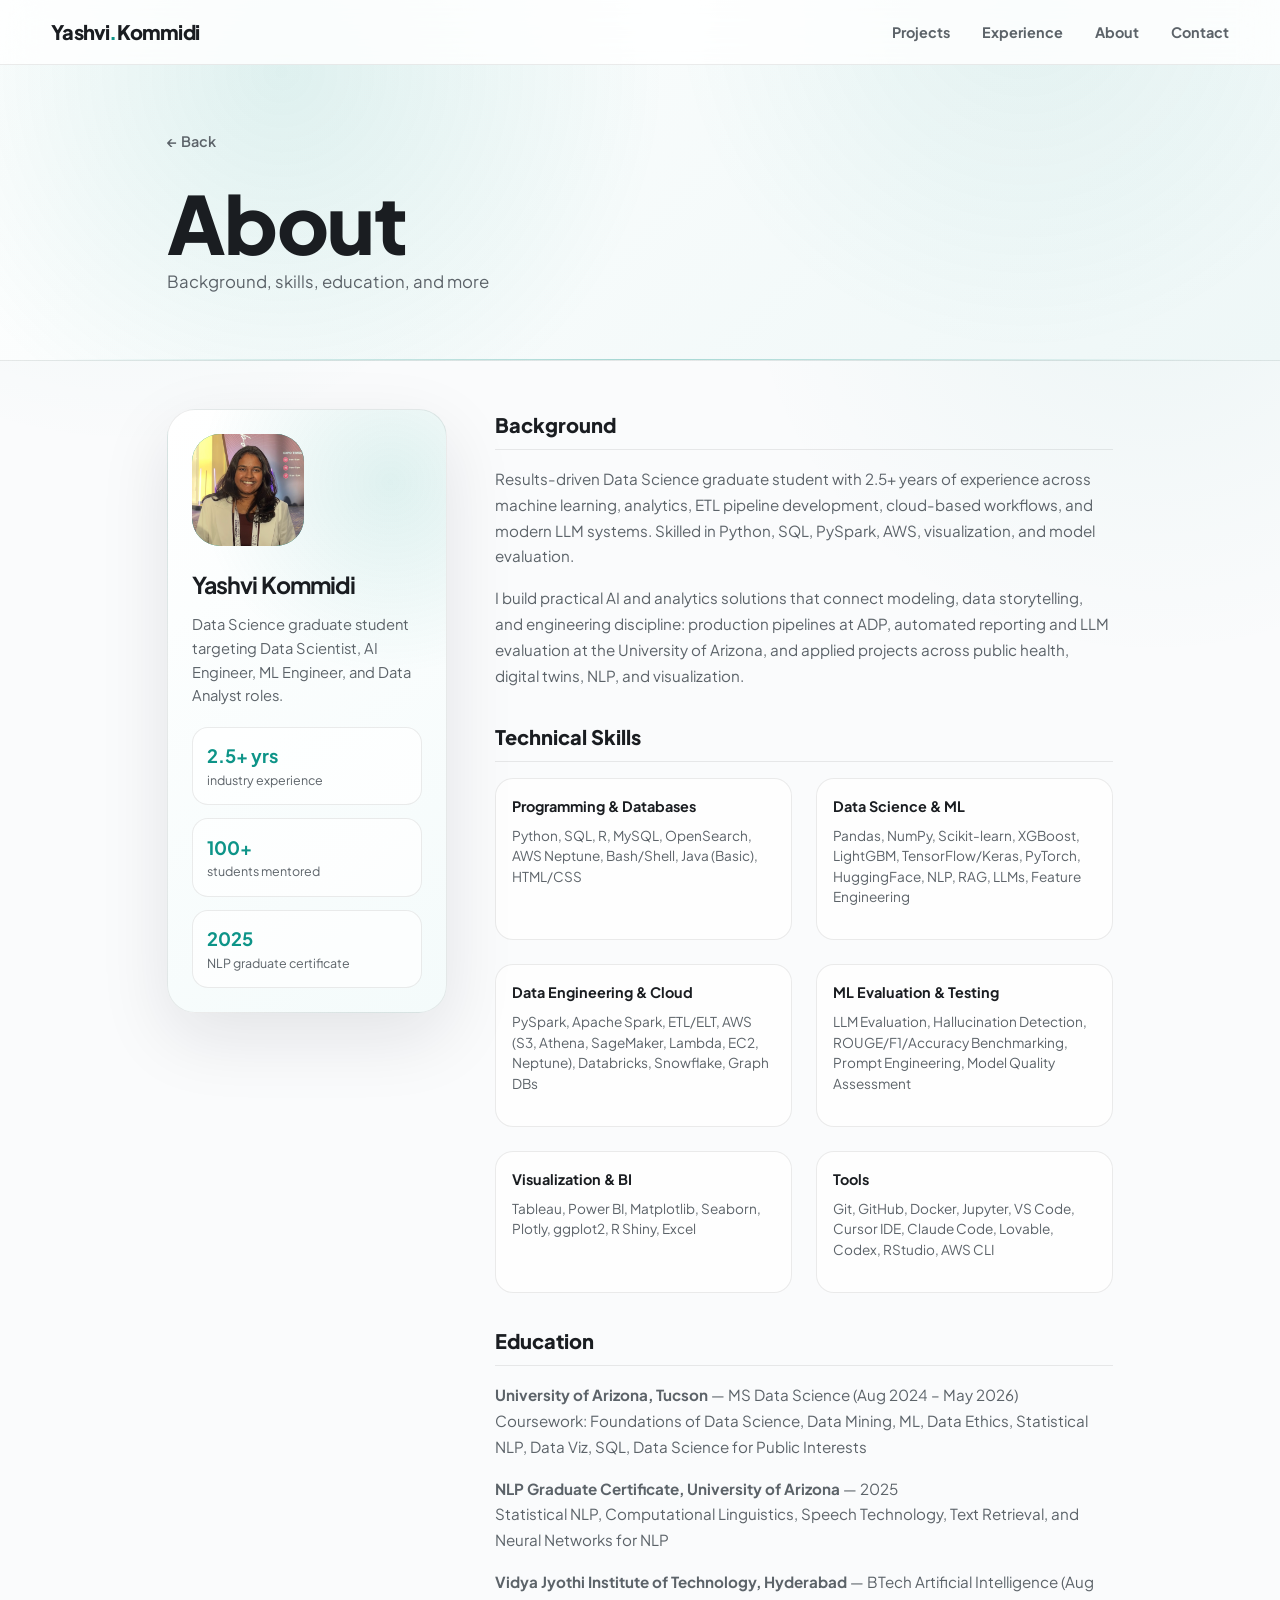
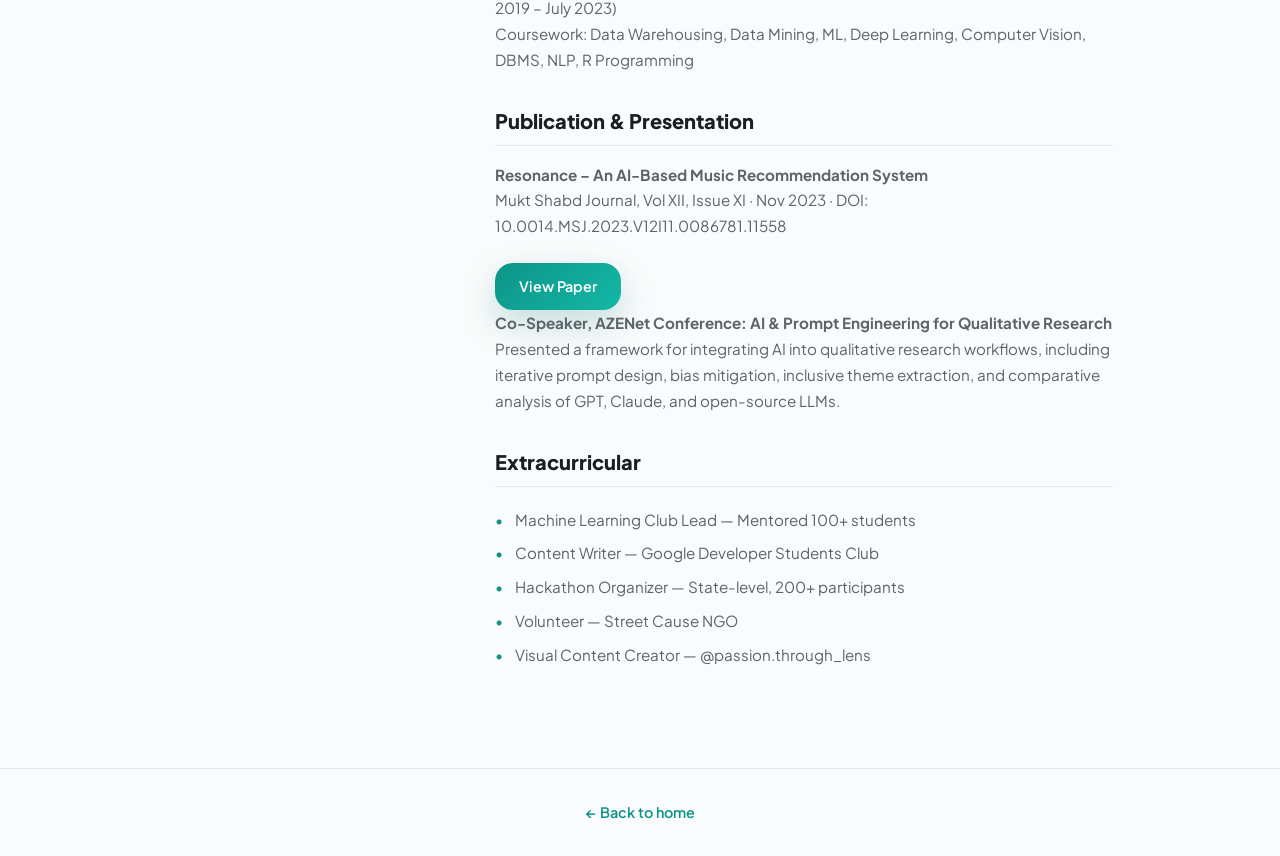
<file: about.html>
<!DOCTYPE html>
<html lang="en">
<head>
  <meta charset="UTF-8">
  <meta name="viewport" content="width=device-width, initial-scale=1.0">
  <title>About | Yashvi Kommidi</title>
  <link rel="stylesheet" href="styles.css?v=headshot-fix">
</head>
<body>
  <nav class="nav">
    <div class="nav-inner">
      <a href="index.html" class="nav-logo">Yashvi<span>.</span>Kommidi</a>
      <ul class="nav-links">
        <li><a href="projects.html">Projects</a></li>
        <li><a href="experience.html">Experience</a></li>
        <li><a href="about.html">About</a></li>
        <li><a href="contact.html">Contact</a></li>
      </ul>
    </div>
  </nav>

  <main>
    <header class="page-header">
      <div class="container">
        <a href="index.html" class="back-link">← Back</a>
        <h1>About</h1>
        <p>Background, skills, education, and more</p>
      </div>
    </header>

    <div class="page-content">
      <div class="about-grid container">
        <aside class="profile-card">
          <div class="profile-initials">
            <img src="Yashvi-Headshot.png" alt="Yashvi Kommidi" width="112" height="112">
          </div>
          <h2>Yashvi Kommidi</h2>
          <p>Data Science graduate student targeting Data Scientist, AI Engineer, ML Engineer, and Data Analyst roles.</p>
          <div class="quick-stats">
            <div><strong>2.5+ yrs</strong><span>industry experience</span></div>
            <div><strong>100+</strong><span>students mentored</span></div>
            <div><strong>2025</strong><span>NLP graduate certificate</span></div>
          </div>
        </aside>
        <div class="about-text">
          <h2>Background</h2>
          <p>Results-driven Data Science graduate student with 2.5+ years of experience across machine learning, analytics, ETL pipeline development, cloud-based workflows, and modern LLM systems. Skilled in Python, SQL, PySpark, AWS, visualization, and model evaluation.</p>
          <p>I build practical AI and analytics solutions that connect modeling, data storytelling, and engineering discipline: production pipelines at ADP, automated reporting and LLM evaluation at the University of Arizona, and applied projects across public health, digital twins, NLP, and visualization.</p>

          <h2>Technical Skills</h2>
          <div class="skills-grid">
            <div class="skill-group">
              <h4>Programming & Databases</h4>
              <p>Python, SQL, R, MySQL, OpenSearch, AWS Neptune, Bash/Shell, Java (Basic), HTML/CSS</p>
            </div>
            <div class="skill-group">
              <h4>Data Science & ML</h4>
              <p>Pandas, NumPy, Scikit-learn, XGBoost, LightGBM, TensorFlow/Keras, PyTorch, HuggingFace, NLP, RAG, LLMs, Feature Engineering</p>
            </div>
            <div class="skill-group">
              <h4>Data Engineering & Cloud</h4>
              <p>PySpark, Apache Spark, ETL/ELT, AWS (S3, Athena, SageMaker, Lambda, EC2, Neptune), Databricks, Snowflake, Graph DBs</p>
            </div>
            <div class="skill-group">
              <h4>ML Evaluation & Testing</h4>
              <p>LLM Evaluation, Hallucination Detection, ROUGE/F1/Accuracy Benchmarking, Prompt Engineering, Model Quality Assessment</p>
            </div>
            <div class="skill-group">
              <h4>Visualization & BI</h4>
              <p>Tableau, Power BI, Matplotlib, Seaborn, Plotly, ggplot2, R Shiny, Excel</p>
            </div>
            <div class="skill-group">
              <h4>Tools</h4>
              <p>Git, GitHub, Docker, Jupyter, VS Code, Cursor IDE, Claude Code, Lovable, Codex, RStudio, AWS CLI</p>
            </div>
          </div>

          <h2>Education</h2>
          <p><strong>University of Arizona, Tucson</strong> — MS Data Science (Aug 2024 – May 2026)<br>
          Coursework: Foundations of Data Science, Data Mining, ML, Data Ethics, Statistical NLP, Data Viz, SQL, Data Science for Public Interests</p>
          <p><strong>NLP Graduate Certificate, University of Arizona</strong> — 2025<br>
          Statistical NLP, Computational Linguistics, Speech Technology, Text Retrieval, and Neural Networks for NLP</p>
          <p><strong>Vidya Jyothi Institute of Technology, Hyderabad</strong> — BTech Artificial Intelligence (Aug 2019 – July 2023)<br>
          Coursework: Data Warehousing, Data Mining, ML, Deep Learning, Computer Vision, DBMS, NLP, R Programming</p>

          <h2>Publication & Presentation</h2>
          <p><strong>Resonance – An AI-Based Music Recommendation System</strong><br>
          Mukt Shabd Journal, Vol XII, Issue XI · Nov 2023 · DOI: 10.0014.MSJ.2023.V12I11.0086781.11558</p>
          <a href="https://drive.google.com/file/d/1gzqnqo-cXWn5aWSzeSQhgC--XxMC0NS5/view" class="btn btn-primary" target="_blank" style="margin-top:0.5rem">View Paper</a>
          <p><strong>Co-Speaker, AZENet Conference: AI & Prompt Engineering for Qualitative Research</strong><br>
          Presented a framework for integrating AI into qualitative research workflows, including iterative prompt design, bias mitigation, inclusive theme extraction, and comparative analysis of GPT, Claude, and open-source LLMs.</p>

          <h2>Extracurricular</h2>
          <ul>
            <li>Machine Learning Club Lead — Mentored 100+ students</li>
            <li>Content Writer — Google Developer Students Club</li>
            <li>Hackathon Organizer — State-level, 200+ participants</li>
            <li>Volunteer — Street Cause NGO</li>
            <li>Visual Content Creator — @passion.through_lens</li>
          </ul>
        </div>
      </div>
    </div>
  </main>

  <footer class="footer">
    <p><a href="index.html">← Back to home</a></p>
  </footer>
</body>
</html>
</file>
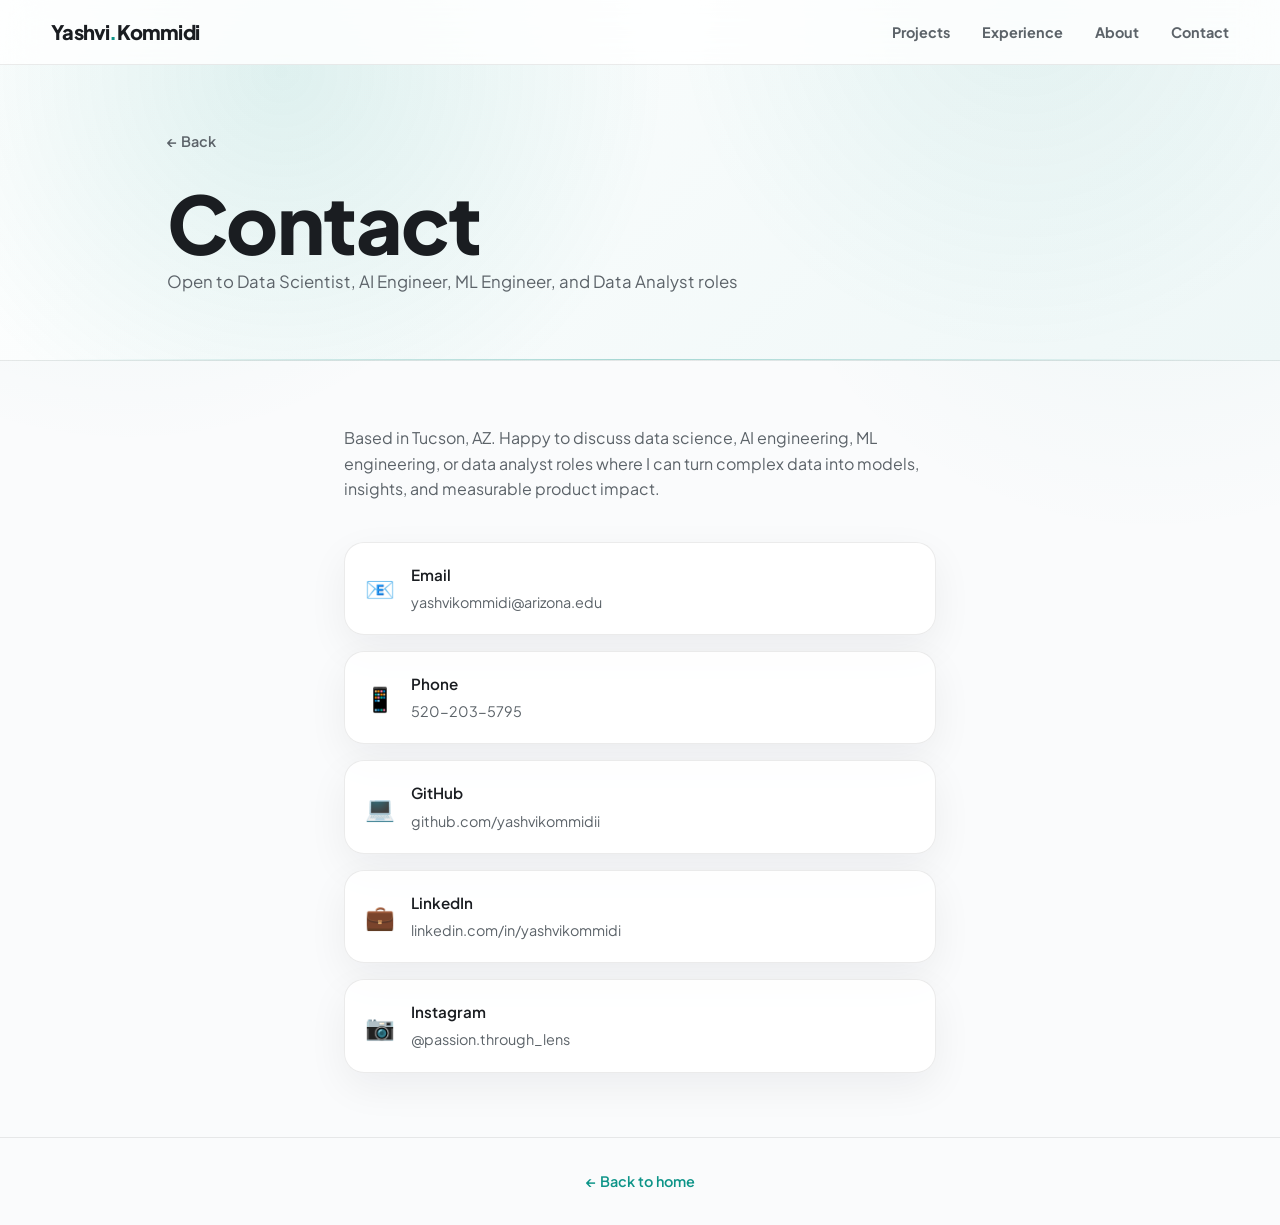
<file: contact.html>
<!DOCTYPE html>
<html lang="en">
<head>
  <meta charset="UTF-8">
  <meta name="viewport" content="width=device-width, initial-scale=1.0">
  <title>Contact | Yashvi Kommidi</title>
  <link rel="stylesheet" href="styles.css?v=headshot-fix">
</head>
<body>
  <nav class="nav">
    <div class="nav-inner">
      <a href="index.html" class="nav-logo">Yashvi<span>.</span>Kommidi</a>
      <ul class="nav-links">
        <li><a href="projects.html">Projects</a></li>
        <li><a href="experience.html">Experience</a></li>
        <li><a href="about.html">About</a></li>
        <li><a href="contact.html">Contact</a></li>
      </ul>
    </div>
  </nav>

  <main>
    <header class="page-header">
      <div class="container">
        <a href="index.html" class="back-link">← Back</a>
        <h1>Contact</h1>
        <p>Open to Data Scientist, AI Engineer, ML Engineer, and Data Analyst roles</p>
      </div>
    </header>

    <div class="contact-page container">
      <p class="lead">Based in Tucson, AZ. Happy to discuss data science, AI engineering, ML engineering, or data analyst roles where I can turn complex data into models, insights, and measurable product impact.</p>
      <div class="contact-links">
        <a href="mailto:yashvikommidi@arizona.edu">
          <span class="icon">📧</span>
          <div>
            <span class="label">Email</span>
            <span class="value">yashvikommidi@arizona.edu</span>
          </div>
        </a>
        <a href="tel:520-203-5795">
          <span class="icon">📱</span>
          <div>
            <span class="label">Phone</span>
            <span class="value">520-203-5795</span>
          </div>
        </a>
        <a href="https://github.com/yashvikommidii" target="_blank">
          <span class="icon">💻</span>
          <div>
            <span class="label">GitHub</span>
            <span class="value">github.com/yashvikommidii</span>
          </div>
        </a>
        <a href="https://linkedin.com/in/yashvikommidi" target="_blank">
          <span class="icon">💼</span>
          <div>
            <span class="label">LinkedIn</span>
            <span class="value">linkedin.com/in/yashvikommidi</span>
          </div>
        </a>
        <a href="https://www.instagram.com/passion.through_lens/" target="_blank">
          <span class="icon">📷</span>
          <div>
            <span class="label">Instagram</span>
            <span class="value">@passion.through_lens</span>
          </div>
        </a>
      </div>
    </div>
  </main>

  <footer class="footer">
    <p><a href="index.html">← Back to home</a></p>
  </footer>
</body>
</html>
</file>
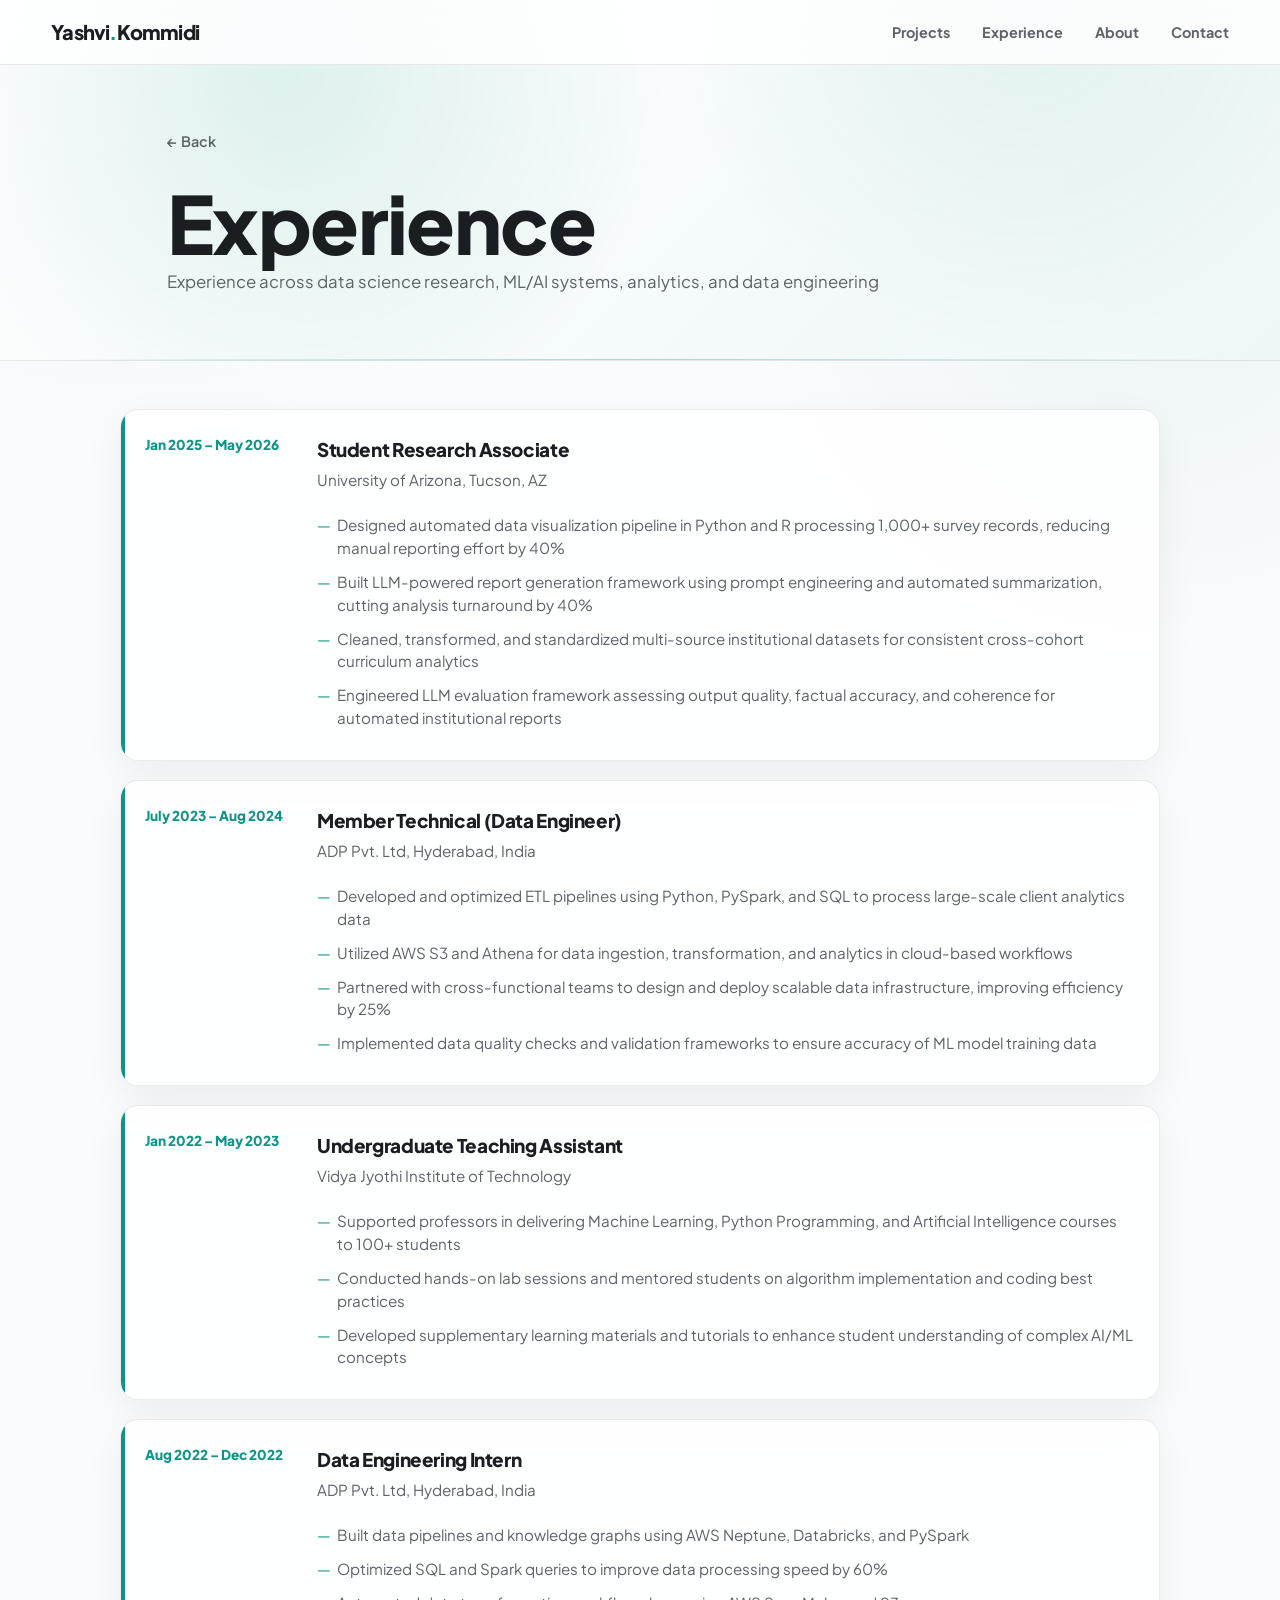
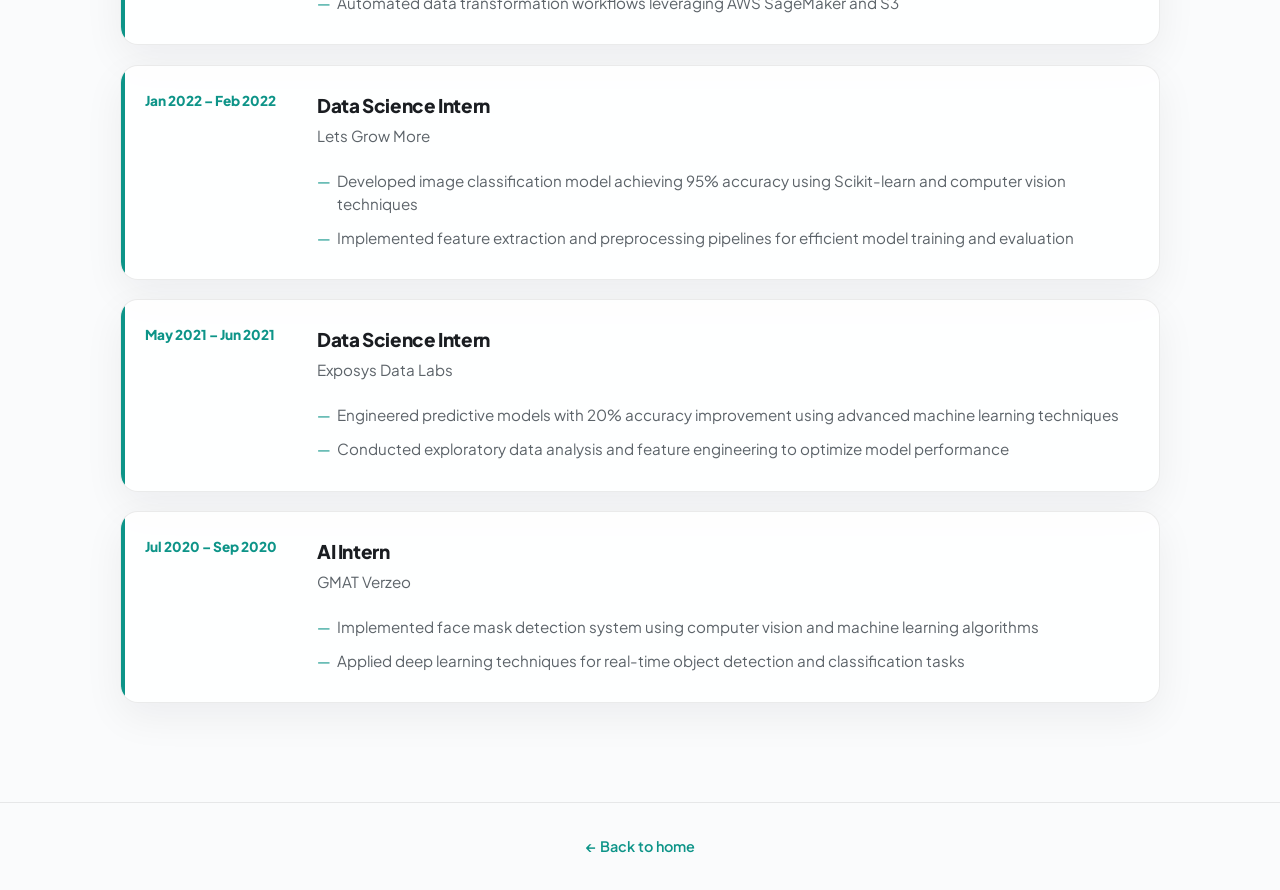
<file: experience.html>
<!DOCTYPE html>
<html lang="en">
<head>
  <meta charset="UTF-8">
  <meta name="viewport" content="width=device-width, initial-scale=1.0">
  <title>Experience | Yashvi Kommidi</title>
  <link rel="stylesheet" href="styles.css?v=headshot-fix">
</head>
<body>
  <nav class="nav">
    <div class="nav-inner">
      <a href="index.html" class="nav-logo">Yashvi<span>.</span>Kommidi</a>
      <ul class="nav-links">
        <li><a href="projects.html">Projects</a></li>
        <li><a href="experience.html">Experience</a></li>
        <li><a href="about.html">About</a></li>
        <li><a href="contact.html">Contact</a></li>
      </ul>
    </div>
  </nav>

  <main>
    <header class="page-header">
      <div class="container">
        <a href="index.html" class="back-link">← Back</a>
        <h1>Experience</h1>
        <p>Experience across data science research, ML/AI systems, analytics, and data engineering</p>
      </div>
    </header>

    <div class="page-content">
      <div class="exp-list">
        <article class="exp-item">
          <span class="exp-date">Jan 2025 – May 2026</span>
          <div>
            <h3 class="exp-role">Student Research Associate</h3>
            <p class="exp-company">University of Arizona, Tucson, AZ</p>
            <div class="exp-desc">
              <ul>
                <li>Designed automated data visualization pipeline in Python and R processing 1,000+ survey records, reducing manual reporting effort by 40%</li>
                <li>Built LLM-powered report generation framework using prompt engineering and automated summarization, cutting analysis turnaround by 40%</li>
                <li>Cleaned, transformed, and standardized multi-source institutional datasets for consistent cross-cohort curriculum analytics</li>
                <li>Engineered LLM evaluation framework assessing output quality, factual accuracy, and coherence for automated institutional reports</li>
              </ul>
            </div>
          </div>
        </article>

        <article class="exp-item">
          <span class="exp-date">July 2023 – Aug 2024</span>
          <div>
            <h3 class="exp-role">Member Technical (Data Engineer)</h3>
            <p class="exp-company">ADP Pvt. Ltd, Hyderabad, India</p>
            <div class="exp-desc">
              <ul>
                <li>Developed and optimized ETL pipelines using Python, PySpark, and SQL to process large-scale client analytics data</li>
                <li>Utilized AWS S3 and Athena for data ingestion, transformation, and analytics in cloud-based workflows</li>
                <li>Partnered with cross-functional teams to design and deploy scalable data infrastructure, improving efficiency by 25%</li>
                <li>Implemented data quality checks and validation frameworks to ensure accuracy of ML model training data</li>
              </ul>
            </div>
          </div>
        </article>

        <article class="exp-item">
          <span class="exp-date">Jan 2022 – May 2023</span>
          <div>
            <h3 class="exp-role">Undergraduate Teaching Assistant</h3>
            <p class="exp-company">Vidya Jyothi Institute of Technology</p>
            <div class="exp-desc">
              <ul>
                <li>Supported professors in delivering Machine Learning, Python Programming, and Artificial Intelligence courses to 100+ students</li>
                <li>Conducted hands-on lab sessions and mentored students on algorithm implementation and coding best practices</li>
                <li>Developed supplementary learning materials and tutorials to enhance student understanding of complex AI/ML concepts</li>
              </ul>
            </div>
          </div>
        </article>

        <article class="exp-item">
          <span class="exp-date">Aug 2022 – Dec 2022</span>
          <div>
            <h3 class="exp-role">Data Engineering Intern</h3>
            <p class="exp-company">ADP Pvt. Ltd, Hyderabad, India</p>
            <div class="exp-desc">
              <ul>
                <li>Built data pipelines and knowledge graphs using AWS Neptune, Databricks, and PySpark</li>
                <li>Optimized SQL and Spark queries to improve data processing speed by 60%</li>
                <li>Automated data transformation workflows leveraging AWS SageMaker and S3</li>
              </ul>
            </div>
          </div>
        </article>

        <article class="exp-item">
          <span class="exp-date">Jan 2022 – Feb 2022</span>
          <div>
            <h3 class="exp-role">Data Science Intern</h3>
            <p class="exp-company">Lets Grow More</p>
            <div class="exp-desc">
              <ul>
                <li>Developed image classification model achieving 95% accuracy using Scikit-learn and computer vision techniques</li>
                <li>Implemented feature extraction and preprocessing pipelines for efficient model training and evaluation</li>
              </ul>
            </div>
          </div>
        </article>

        <article class="exp-item">
          <span class="exp-date">May 2021 – Jun 2021</span>
          <div>
            <h3 class="exp-role">Data Science Intern</h3>
            <p class="exp-company">Exposys Data Labs</p>
            <div class="exp-desc">
              <ul>
                <li>Engineered predictive models with 20% accuracy improvement using advanced machine learning techniques</li>
                <li>Conducted exploratory data analysis and feature engineering to optimize model performance</li>
              </ul>
            </div>
          </div>
        </article>

        <article class="exp-item">
          <span class="exp-date">Jul 2020 – Sep 2020</span>
          <div>
            <h3 class="exp-role">AI Intern</h3>
            <p class="exp-company">GMAT Verzeo</p>
            <div class="exp-desc">
              <ul>
                <li>Implemented face mask detection system using computer vision and machine learning algorithms</li>
                <li>Applied deep learning techniques for real-time object detection and classification tasks</li>
              </ul>
            </div>
          </div>
        </article>
      </div>
    </div>
  </main>

  <footer class="footer">
    <p><a href="index.html">← Back to home</a></p>
  </footer>
</body>
</html>
</file>
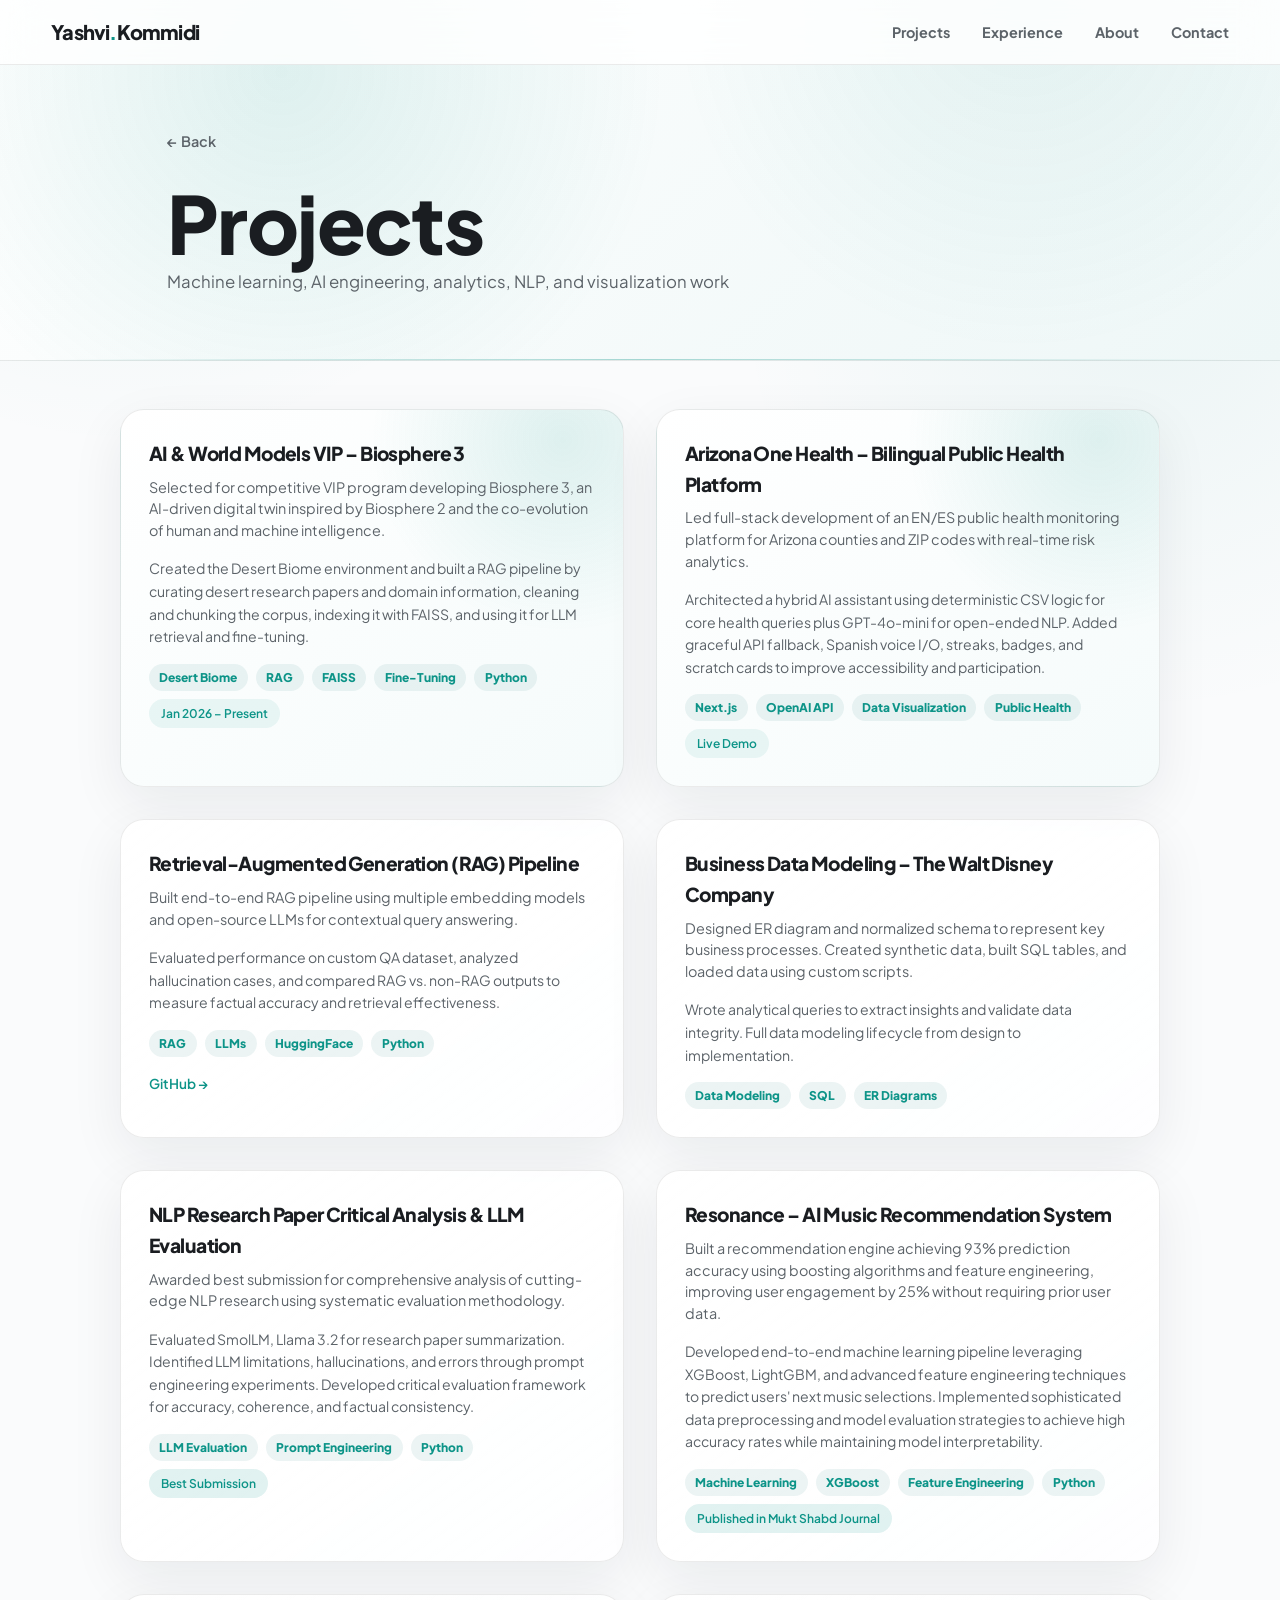
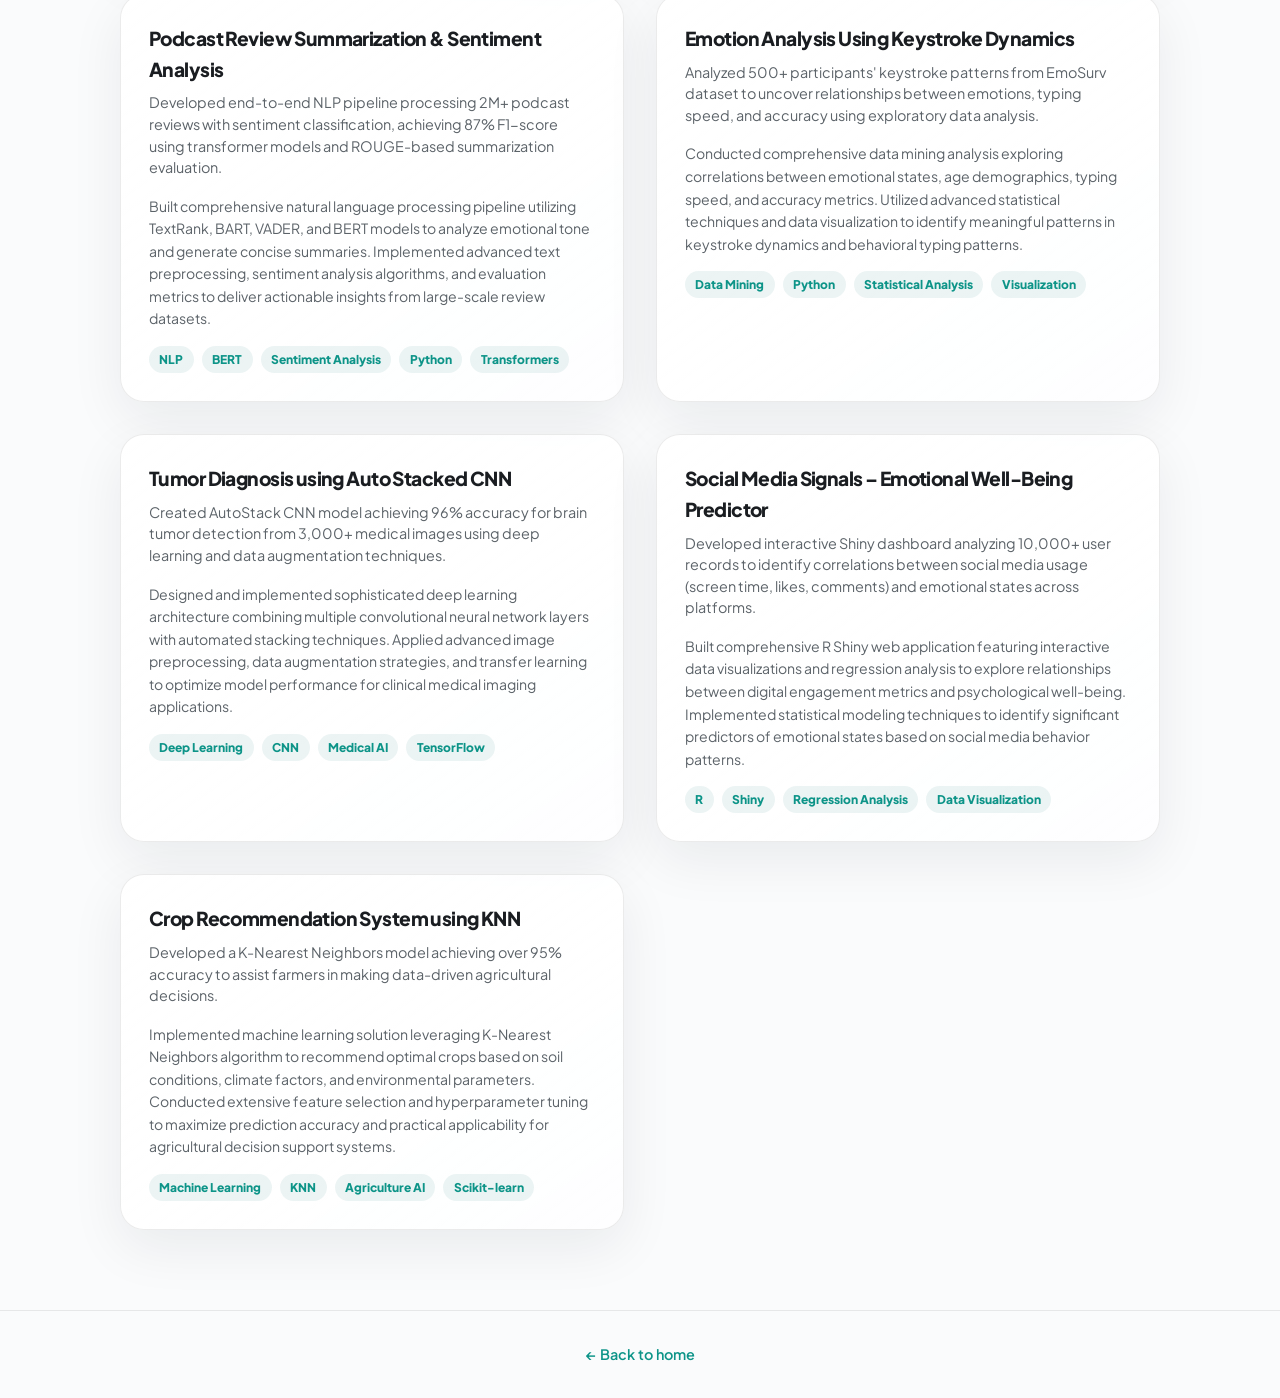
<file: projects.html>
<!DOCTYPE html>
<html lang="en">
<head>
  <meta charset="UTF-8">
  <meta name="viewport" content="width=device-width, initial-scale=1.0">
  <title>Projects | Yashvi Kommidi</title>
  <link rel="stylesheet" href="styles.css?v=headshot-fix">
</head>
<body>
  <nav class="nav">
    <div class="nav-inner">
      <a href="index.html" class="nav-logo">Yashvi<span>.</span>Kommidi</a>
      <ul class="nav-links">
        <li><a href="projects.html">Projects</a></li>
        <li><a href="experience.html">Experience</a></li>
        <li><a href="about.html">About</a></li>
        <li><a href="contact.html">Contact</a></li>
      </ul>
    </div>
  </nav>

  <main>
    <header class="page-header">
      <div class="container">
        <a href="index.html" class="back-link">← Back</a>
        <h1>Projects</h1>
        <p>Machine learning, AI engineering, analytics, NLP, and visualization work</p>
      </div>
    </header>

    <div class="page-content">
      <div class="projects-grid">
        <div class="project-card project-card-featured">
          <h3>AI & World Models VIP – Biosphere 3</h3>
          <p>Selected for competitive VIP program developing Biosphere 3, an AI-driven digital twin inspired by Biosphere 2 and the co-evolution of human and machine intelligence.</p>
          <div class="project-details">Created the Desert Biome environment and built a RAG pipeline by curating desert research papers and domain information, cleaning and chunking the corpus, indexing it with FAISS, and using it for LLM retrieval and fine-tuning.</div>
          <div class="project-tags">
            <span>Desert Biome</span><span>RAG</span><span>FAISS</span><span>Fine-Tuning</span><span>Python</span>
          </div>
          <span class="date-badge">Jan 2026 – Present</span>
        </div>

        <a href="https://arizona-one-health.vercel.app" class="project-card project-card-featured" target="_blank">
          <h3>Arizona One Health – Bilingual Public Health Platform</h3>
          <p>Led full-stack development of an EN/ES public health monitoring platform for Arizona counties and ZIP codes with real-time risk analytics.</p>
          <div class="project-details">Architected a hybrid AI assistant using deterministic CSV logic for core health queries plus GPT-4o-mini for open-ended NLP. Added graceful API fallback, Spanish voice I/O, streaks, badges, and scratch cards to improve accessibility and participation.</div>
          <div class="project-tags">
            <span>Next.js</span><span>OpenAI API</span><span>Data Visualization</span><span>Public Health</span>
          </div>
          <span class="date-badge">Live Demo</span>
        </a>

        <div class="project-card">
          <h3>Retrieval-Augmented Generation (RAG) Pipeline</h3>
          <p>Built end-to-end RAG pipeline using multiple embedding models and open-source LLMs for contextual query answering.</p>
          <div class="project-details">Evaluated performance on custom QA dataset, analyzed hallucination cases, and compared RAG vs. non-RAG outputs to measure factual accuracy and retrieval effectiveness.</div>
          <div class="project-tags">
            <span>RAG</span><span>LLMs</span><span>HuggingFace</span><span>Python</span>
          </div>
          <a href="https://github.com/yashvikommidii/RAG-Pipeline-for-Multi-Hop-QA-Embedding-Model-Benchmarking" class="ext-link" target="_blank">GitHub →</a>
        </div>

        <div class="project-card">
          <h3>Business Data Modeling – The Walt Disney Company</h3>
          <p>Designed ER diagram and normalized schema to represent key business processes. Created synthetic data, built SQL tables, and loaded data using custom scripts.</p>
          <div class="project-details">Wrote analytical queries to extract insights and validate data integrity. Full data modeling lifecycle from design to implementation.</div>
          <div class="project-tags">
            <span>Data Modeling</span><span>SQL</span><span>ER Diagrams</span>
          </div>
        </div>

        <div class="project-card">
          <h3>NLP Research Paper Critical Analysis & LLM Evaluation</h3>
          <p>Awarded best submission for comprehensive analysis of cutting-edge NLP research using systematic evaluation methodology.</p>
          <div class="project-details">Evaluated SmolLM, Llama 3.2 for research paper summarization. Identified LLM limitations, hallucinations, and errors through prompt engineering experiments. Developed critical evaluation framework for accuracy, coherence, and factual consistency.</div>
          <div class="project-tags">
            <span>LLM Evaluation</span><span>Prompt Engineering</span><span>Python</span>
          </div>
          <span class="award-badge">Best Submission</span>
        </div>

        <a href="https://drive.google.com/file/d/1gzqnqo-cXWn5aWSzeSQhgC--XxMC0NS5/view" class="project-card" target="_blank">
          <h3>Resonance – AI Music Recommendation System</h3>
          <p>Built a recommendation engine achieving 93% prediction accuracy using boosting algorithms and feature engineering, improving user engagement by 25% without requiring prior user data.</p>
          <div class="project-details">Developed end-to-end machine learning pipeline leveraging XGBoost, LightGBM, and advanced feature engineering techniques to predict users' next music selections. Implemented sophisticated data preprocessing and model evaluation strategies to achieve high accuracy rates while maintaining model interpretability.</div>
          <div class="project-tags">
            <span>Machine Learning</span><span>XGBoost</span><span>Feature Engineering</span><span>Python</span>
          </div>
          <span class="publication-badge">Published in Mukt Shabd Journal</span>
        </a>

        <a href="https://github.com/yashvikommidii/Podcast-Review-Summarization-and-Sentiment-Analysis" class="project-card" target="_blank">
          <h3>Podcast Review Summarization & Sentiment Analysis</h3>
          <p>Developed end-to-end NLP pipeline processing 2M+ podcast reviews with sentiment classification, achieving 87% F1-score using transformer models and ROUGE-based summarization evaluation.</p>
          <div class="project-details">Built comprehensive natural language processing pipeline utilizing TextRank, BART, VADER, and BERT models to analyze emotional tone and generate concise summaries. Implemented advanced text preprocessing, sentiment analysis algorithms, and evaluation metrics to deliver actionable insights from large-scale review datasets.</div>
          <div class="project-tags">
            <span>NLP</span><span>BERT</span><span>Sentiment Analysis</span><span>Python</span><span>Transformers</span>
          </div>
        </a>

        <a href="https://github.com/YashviKommidi/nalysis-of-Emotions-Using-Keystroke-Dynamics-and-Typing-Behaviors" class="project-card" target="_blank">
          <h3>Emotion Analysis Using Keystroke Dynamics</h3>
          <p>Analyzed 500+ participants' keystroke patterns from EmoSurv dataset to uncover relationships between emotions, typing speed, and accuracy using exploratory data analysis.</p>
          <div class="project-details">Conducted comprehensive data mining analysis exploring correlations between emotional states, age demographics, typing speed, and accuracy metrics. Utilized advanced statistical techniques and data visualization to identify meaningful patterns in keystroke dynamics and behavioral typing patterns.</div>
          <div class="project-tags">
            <span>Data Mining</span><span>Python</span><span>Statistical Analysis</span><span>Visualization</span>
          </div>
        </a>

        <div class="project-card">
          <h3>Tumor Diagnosis using Auto Stacked CNN</h3>
          <p>Created AutoStack CNN model achieving 96% accuracy for brain tumor detection from 3,000+ medical images using deep learning and data augmentation techniques.</p>
          <div class="project-details">Designed and implemented sophisticated deep learning architecture combining multiple convolutional neural network layers with automated stacking techniques. Applied advanced image preprocessing, data augmentation strategies, and transfer learning to optimize model performance for clinical medical imaging applications.</div>
          <div class="project-tags">
            <span>Deep Learning</span><span>CNN</span><span>Medical AI</span><span>TensorFlow</span>
          </div>
        </div>

        <a href="https://yashvikommidi.shinyapps.io/proj2datalens/" class="project-card" target="_blank">
          <h3>Social Media Signals – Emotional Well-Being Predictor</h3>
          <p>Developed interactive Shiny dashboard analyzing 10,000+ user records to identify correlations between social media usage (screen time, likes, comments) and emotional states across platforms.</p>
          <div class="project-details">Built comprehensive R Shiny web application featuring interactive data visualizations and regression analysis to explore relationships between digital engagement metrics and psychological well-being. Implemented statistical modeling techniques to identify significant predictors of emotional states based on social media behavior patterns.</div>
          <div class="project-tags">
            <span>R</span><span>Shiny</span><span>Regression Analysis</span><span>Data Visualization</span>
          </div>
        </a>

        <a href="https://github.com/yashvikommidii/Crop-Recommendation-System/tree/main" class="project-card" target="_blank">
          <h3>Crop Recommendation System using KNN</h3>
          <p>Developed a K-Nearest Neighbors model achieving over 95% accuracy to assist farmers in making data-driven agricultural decisions.</p>
          <div class="project-details">Implemented machine learning solution leveraging K-Nearest Neighbors algorithm to recommend optimal crops based on soil conditions, climate factors, and environmental parameters. Conducted extensive feature selection and hyperparameter tuning to maximize prediction accuracy and practical applicability for agricultural decision support systems.</div>
          <div class="project-tags">
            <span>Machine Learning</span><span>KNN</span><span>Agriculture AI</span><span>Scikit-learn</span>
          </div>
        </a>
      </div>
    </div>
  </main>

  <footer class="footer">
    <p><a href="index.html">← Back to home</a></p>
  </footer>
</body>
</html>
</file>
<file: styles.css>
/* Yashvi Kommidi Portfolio - Modern data/AI visual system */
@import url('https://fonts.googleapis.com/css2?family=Plus+Jakarta+Sans:wght@400;500;600;700;800&display=swap');

* {
  margin: 0;
  padding: 0;
  box-sizing: border-box;
}

:root {
  --bg: #fafbfc;
  --bg-alt: #ffffff;
  --bg-card: #ffffff;
  --text: #1a1d21;
  --text-muted: #5c6369;
  --accent: #0d9488;
  --accent-hover: #0f766e;
  --accent-2: #14b8a6;
  --ink: #1a1d21;
  --border: rgba(0, 0, 0, 0.08);
  --radius: 18px;
  --max: 1040px;
  --gap: 2rem;
  --shadow: 0 24px 70px rgba(15, 23, 42, 0.1);
}

html {
  scroll-behavior: smooth;
}

body {
  font-family: 'Plus Jakarta Sans', -apple-system, sans-serif;
  background:
    radial-gradient(circle at 10% 0%, rgba(13, 148, 136, 0.08), transparent 28rem),
    radial-gradient(circle at 90% 10%, rgba(13, 148, 136, 0.06), transparent 26rem),
    var(--bg);
  color: var(--text);
  line-height: 1.6;
}

a {
  color: inherit;
  text-decoration: none;
}

/* Layout */
.container {
  max-width: var(--max);
  margin: 0 auto;
  padding: 0 4%;
}

/* Nav */
.nav {
  position: fixed;
  top: 0;
  left: 0;
  right: 0;
  z-index: 100;
  background: rgba(255, 255, 255, 0.82);
  backdrop-filter: blur(18px);
  border-bottom: 1px solid var(--border);
  padding: 1rem 4%;
}

.nav-inner {
  max-width: 1200px;
  margin: 0 auto;
  display: flex;
  justify-content: space-between;
  align-items: center;
}

.nav-logo {
  font-size: 1.25rem;
  font-weight: 800;
  color: var(--text);
  letter-spacing: -0.04em;
}

.nav-logo span { color: var(--accent); }

.nav-links {
  display: flex;
  gap: 2rem;
  list-style: none;
}

.nav-links a {
  font-size: 0.9rem;
  font-weight: 700;
  color: var(--text-muted);
  transition: color 0.2s;
}

.nav-links a:hover { color: var(--accent); }

/* Hero */
.hero {
  min-height: 100vh;
  display: flex;
  align-items: center;
  padding: 6rem 1.5rem 4rem;
}

.hero-content {
  max-width: 640px;
}

.hero h1 {
  font-size: clamp(2.5rem, 6vw, 3.5rem);
  font-weight: 800;
  line-height: 1.1;
  letter-spacing: -0.03em;
  margin-bottom: 1rem;
}

.hero-subtitle {
  font-size: 1.25rem;
  color: var(--accent);
  font-weight: 600;
  margin-bottom: 0.75rem;
}

.hero-tagline {
  color: var(--text-muted);
  font-size: 1.05rem;
  margin-bottom: 2rem;
  max-width: 480px;
}

.hero-cta {
  display: flex;
  gap: 1rem;
}

.btn {
  display: inline-flex;
  align-items: center;
  gap: 0.5rem;
  padding: 0.75rem 1.5rem;
  font-size: 0.9rem;
  font-weight: 600;
  border-radius: var(--radius);
  transition: all 0.2s;
  cursor: pointer;
  border: none;
  font-family: inherit;
}

.btn-primary {
  background: linear-gradient(135deg, var(--accent), #14b8a6);
  color: white;
  box-shadow: 0 14px 34px rgba(15, 118, 110, 0.22);
}

.btn-primary:hover {
  background: var(--accent-hover);
}

.btn-secondary {
  background: transparent;
  color: var(--accent);
  border: 2px solid var(--accent);
}

.btn-secondary:hover {
  background: rgba(13,148,136,0.08);
}

/* Section cards - landing page */
.section-cards {
  padding: 4rem 1.5rem;
}

.section-cards-grid {
  max-width: var(--max);
  margin: 0 auto;
  display: grid;
  grid-template-columns: repeat(2, 1fr);
  gap: var(--gap);
}

.card-link {
  display: block;
  background: var(--bg-alt);
  border: 1px solid var(--border);
  border-radius: var(--radius);
  padding: 2rem;
  transition: all 0.2s;
  position: relative;
}

.card-link:hover {
  border-color: var(--accent);
  box-shadow: 0 4px 20px rgba(0,0,0,0.06);
}

.card-link::after {
  content: '→';
  position: absolute;
  top: 2rem;
  right: 2rem;
  font-size: 1.25rem;
  font-weight: 700;
  color: var(--accent);
  opacity: 0;
  transition: opacity 0.2s;
}

.card-link:hover::after { opacity: 1; }

.card-num {
  font-size: 0.75rem;
  font-weight: 700;
  color: var(--accent);
  letter-spacing: 0.1em;
  margin-bottom: 0.75rem;
}

.card-title {
  font-size: 1.5rem;
  font-weight: 700;
  margin-bottom: 0.5rem;
}

.card-desc {
  font-size: 0.95rem;
  color: var(--text-muted);
  line-height: 1.5;
}

/* Page header */
.page-header {
  position: relative;
  overflow: hidden;
  padding: 8rem 4% 4rem;
  border-bottom: 1px solid var(--border);
  background:
    radial-gradient(circle at 22% 20%, rgba(13, 148, 136, 0.12), transparent 24rem),
    radial-gradient(circle at 80% 0%, rgba(13, 148, 136, 0.08), transparent 22rem),
    linear-gradient(135deg, #ffffff 0%, #eef7f7 100%);
}

.page-header::after {
  content: "";
  position: absolute;
  inset: auto 4% 0;
  height: 1px;
  background: linear-gradient(90deg, transparent, rgba(13, 148, 136, 0.35), transparent);
}

.page-header h1 {
  font-size: clamp(2.5rem, 7vw, 5rem);
  font-weight: 800;
  line-height: 0.95;
  letter-spacing: -0.02em;
}

.page-header p {
  color: var(--text-muted);
  margin-top: 0.5rem;
  font-size: 1.05rem;
}

/* Detail pages content */
.page-content {
  padding: 3rem 4% 5rem;
}

/* Experience list */
.exp-list {
  max-width: var(--max);
  margin: 0 auto;
}

.exp-item {
  position: relative;
  margin-bottom: 1.2rem;
  padding: 1.5rem;
  border: 1px solid var(--border);
  border-radius: var(--radius);
  background: rgba(255, 255, 255, 0.82);
  box-shadow: 0 14px 40px rgba(15, 23, 42, 0.06);
  display: grid;
  grid-template-columns: 140px 1fr;
  gap: 2rem;
  align-items: start;
  overflow: hidden;
  transition: transform 0.2s ease, border-color 0.2s ease, box-shadow 0.2s ease;
}

.exp-item::before {
  content: "";
  position: absolute;
  inset: 0 auto 0 0;
  width: 4px;
  background: var(--accent);
}

.exp-item:hover,
.project-card:hover,
.contact-links a:hover {
  transform: translateY(-4px);
}

.exp-date {
  font-size: 0.85rem;
  font-weight: 800;
  color: var(--accent);
}

.exp-role {
  font-size: 1.18rem;
  font-weight: 800;
  margin-bottom: 0.25rem;
  letter-spacing: -0.02em;
}

.exp-company {
  font-size: 0.95rem;
  color: var(--text-muted);
  margin-bottom: 1rem;
}

.exp-desc ul {
  list-style: none;
}

.exp-desc li {
  padding: 0.35rem 0;
  padding-left: 1.25rem;
  position: relative;
  font-size: 0.95rem;
  color: var(--text-muted);
  line-height: 1.5;
}

.exp-desc li::before {
  content: '—';
  position: absolute;
  left: 0;
  color: var(--accent);
}

/* Projects grid */
.projects-grid {
  max-width: var(--max);
  margin: 0 auto;
  display: grid;
  grid-template-columns: repeat(2, minmax(0, 1fr));
  gap: var(--gap);
}

.project-card {
  position: relative;
  background:
    linear-gradient(145deg, rgba(255, 255, 255, 0.96), rgba(255, 255, 255, 0.78));
  border: 1px solid var(--border);
  border-radius: 24px;
  padding: 1.75rem;
  transition: transform 0.2s ease, box-shadow 0.2s ease, border-color 0.2s ease;
  box-shadow: 0 18px 54px rgba(15, 23, 42, 0.07);
  overflow: hidden;
}

.project-card::before {
  content: "";
  position: absolute;
  inset: 0 0 auto;
  height: 4px;
  background: var(--accent);
  opacity: 0;
  transition: opacity 0.2s ease;
}

.project-card:hover {
  border-color: var(--accent);
  box-shadow: var(--shadow);
}

.project-card:hover::before {
  opacity: 1;
}

.project-card-featured {
  grid-column: span 1;
  background:
    radial-gradient(circle at 88% 8%, rgba(13, 148, 136, 0.12), transparent 12rem),
    linear-gradient(145deg, #ffffff, #f5fbfb);
}

a.project-card {
  text-decoration: none;
  color: inherit;
  display: block;
}

.project-card h3 {
  font-size: 1.2rem;
  font-weight: 800;
  margin-bottom: 0.5rem;
  letter-spacing: -0.03em;
}

.project-card p {
  font-size: 0.9rem;
  color: var(--text-muted);
  margin-bottom: 1rem;
  line-height: 1.5;
}

.project-details {
  font-size: 0.88rem;
  color: var(--text-muted);
  line-height: 1.6;
  margin-bottom: 1rem;
}

.publication-badge,
.award-badge,
.date-badge {
  display: inline-block;
  font-size: 0.75rem;
  font-weight: 600;
  padding: 0.3rem 0.75rem;
  border-radius: 999px;
  margin-top: 0.5rem;
}

.publication-badge {
  background: rgba(13,148,136,0.12);
  color: var(--accent);
}

.award-badge {
  background: rgba(13,148,136,0.12);
  color: var(--accent);
}

.date-badge {
  background: rgba(13,148,136,0.08);
  color: var(--accent);
}

.project-tags {
  display: flex;
  flex-wrap: wrap;
  gap: 0.5rem;
}

.project-tags span {
  font-size: 0.75rem;
  font-weight: 800;
  padding: 0.25rem 0.65rem;
  background: rgba(15, 118, 110, 0.08);
  color: var(--accent);
  border-radius: 999px;
}

.project-card a.ext-link {
  font-size: 0.85rem;
  font-weight: 600;
  color: var(--accent);
  margin-top: 1rem;
  display: inline-flex;
  align-items: center;
  gap: 0.35rem;
}

/* About page */
.about-grid {
  max-width: var(--max);
  margin: 0 auto;
  display: grid;
  grid-template-columns: 280px 1fr;
  gap: 3rem;
  align-items: start;
}

.profile-card {
  position: sticky;
  top: 6rem;
  border: 1px solid var(--border);
  border-radius: 28px;
  padding: 1.5rem;
  background:
    radial-gradient(circle at 80% 12%, rgba(13, 148, 136, 0.12), transparent 12rem),
    linear-gradient(145deg, #ffffff, #f4fbfb);
  box-shadow: var(--shadow);
}

.profile-initials {
  position: relative;
  flex-shrink: 0;
  width: 112px;
  height: 112px;
  aspect-ratio: 1;
  margin-bottom: 1.25rem;
  border-radius: 28px;
  overflow: hidden;
  background: var(--accent);
  isolation: isolate;
}

.profile-initials img {
  width: 100%;
  height: 100%;
  max-width: 100%;
  object-fit: cover;
  object-position: center top;
  display: block;
}

.profile-card h2 {
  font-size: 1.45rem;
  letter-spacing: -0.04em;
}

.profile-card p {
  margin: 0.65rem 0 1.2rem;
  color: var(--text-muted);
  font-size: 0.92rem;
}

.quick-stats {
  display: grid;
  gap: 0.8rem;
}

.quick-stats div {
  border: 1px solid var(--border);
  border-radius: 16px;
  padding: 0.85rem;
  background: rgba(255, 255, 255, 0.7);
}

.quick-stats strong,
.quick-stats span {
  display: block;
}

.quick-stats strong {
  color: var(--accent);
  font-size: 1.15rem;
}

.quick-stats span {
  color: var(--text-muted);
  font-size: 0.78rem;
}

.about-text h2 {
  font-size: 1.25rem;
  font-weight: 800;
  margin: 2rem 0 1rem;
  padding-bottom: 0.5rem;
  border-bottom: 1px solid var(--border);
  color: var(--text);
}

.about-text h2:first-child { margin-top: 0; }

.about-text p, .about-text ul {
  color: var(--text-muted);
  font-size: 0.95rem;
  margin-bottom: 1rem;
  line-height: 1.7;
}

.about-text ul {
  list-style: none;
}

.about-text li {
  padding: 0.25rem 0;
  padding-left: 1.25rem;
  position: relative;
}

.about-text li::before {
  content: '•';
  position: absolute;
  left: 0;
  color: var(--accent);
}

/* Skills grid */
.skills-grid {
  display: grid;
  grid-template-columns: repeat(2, 1fr);
  gap: 1.5rem;
  margin-top: 1rem;
}

.skill-group {
  border: 1px solid var(--border);
  border-radius: 18px;
  padding: 1rem;
  background: rgba(255, 255, 255, 0.72);
}

.skill-group h4 {
  font-size: 0.9rem;
  font-weight: 700;
  margin-bottom: 0.5rem;
  color: var(--text);
}

.skill-group p {
  font-size: 0.85rem;
  color: var(--text-muted);
  line-height: 1.5;
}

/* Contact page */
.contact-page {
  max-width: 640px;
  margin: 0 auto;
  padding: 4rem 1.5rem;
}

.contact-page h1 {
  font-size: 2rem;
  font-weight: 800;
  margin-bottom: 0.5rem;
}

.contact-page .lead {
  color: var(--text-muted);
  margin-bottom: 2.5rem;
}

.contact-links {
  display: flex;
  flex-direction: column;
  gap: 1rem;
}

.contact-links a {
  display: flex;
  align-items: center;
  gap: 1rem;
  padding: 1.25rem;
  background: rgba(255, 255, 255, 0.86);
  border: 1px solid var(--border);
  border-radius: 20px;
  box-shadow: 0 14px 40px rgba(15, 23, 42, 0.06);
  transition: transform 0.2s ease, border-color 0.2s ease, box-shadow 0.2s ease;
}

.contact-links a:hover {
  border-color: var(--accent);
  box-shadow: var(--shadow);
}

.contact-links .icon {
  font-size: 1.5rem;
  flex-shrink: 0;
}

.contact-links a > div {
  display: flex;
  flex-direction: column;
  gap: 0.25rem;
}

.contact-links .label {
  font-weight: 600;
  font-size: 0.95rem;
}

.contact-links .value {
  font-size: 0.9rem;
  color: var(--text-muted);
}

/* Footer */
.footer {
  padding: 2rem 4%;
  border-top: 1px solid var(--border);
  text-align: center;
}

.footer p {
  font-size: 0.9rem;
  color: var(--text-muted);
}

.footer a {
  color: var(--accent);
  font-weight: 600;
}

/* Back link */
.back-link {
  display: inline-flex;
  align-items: center;
  gap: 0.5rem;
  font-size: 0.9rem;
  font-weight: 600;
  color: var(--text-muted);
  margin-bottom: 2rem;
  transition: color 0.2s;
}

.back-link:hover { color: var(--text); }

/* Responsive */
@media (max-width: 768px) {
  .section-cards-grid { grid-template-columns: 1fr; }
  .exp-item { grid-template-columns: 1fr; gap: 0.5rem; }
  .projects-grid { grid-template-columns: 1fr; }
  .about-grid { grid-template-columns: 1fr; }
  .skills-grid { grid-template-columns: 1fr; }

  .nav {
    padding: 0.85rem 4%;
  }

  .nav-inner {
    align-items: flex-start;
    flex-direction: column;
    gap: 0.75rem;
  }

  .nav-links {
    display: flex;
    width: 100%;
    gap: 0.6rem;
    overflow-x: auto;
    padding-bottom: 0.15rem;
  }

  .nav-links a {
    display: inline-flex;
    border: 1px solid var(--border);
    border-radius: 999px;
    padding: 0.45rem 0.75rem;
    background: rgba(255, 255, 255, 0.74);
    white-space: nowrap;
  }

  .hero-cta { flex-direction: column; }
}
</file>
<file: home.css>
/* Home page - light portfolio landing */

.home {
  --home-bg: #fafbfc;
  --home-surface: rgba(255, 255, 255, 0.92);
  --home-surface-strong: #ffffff;
  --home-text: #1a1d21;
  --home-muted: #5c6369;
  --home-accent: #0d9488;
  --home-accent-2: #14b8a6;
  background:
    radial-gradient(circle at 18% 12%, rgba(13, 148, 136, 0.12), transparent 30rem),
    radial-gradient(circle at 80% 8%, rgba(20, 184, 166, 0.1), transparent 26rem),
    linear-gradient(180deg, #fafbfc 0%, #f5f7fa 100%);
  color: var(--home-text);
}

.home .nav {
  background: rgba(255, 255, 255, 0.94);
  border-bottom: 1px solid rgba(0, 0, 0, 0.06);
  backdrop-filter: blur(18px);
}

.home .nav-logo,
.home .nav-links a {
  color: var(--home-muted);
}

.home .nav-logo {
  color: var(--home-text);
}

.home .nav-logo span,
.home .nav-links a:hover {
  color: var(--home-accent);
}

.home .hero {
  position: relative;
  min-height: 100vh;
  display: grid;
  grid-template-columns: minmax(0, 1.15fr) minmax(320px, 0.85fr);
  gap: 3rem;
  align-items: center;
  max-width: 1220px;
  margin: 0 auto;
  padding: 8rem 4% 5rem;
  overflow: hidden;
}

.home .hero-bg {
  position: absolute;
  inset: 5rem 2rem 2rem;
  border-radius: 36px;
  background:
    linear-gradient(90deg, rgba(13, 148, 136, 0.07) 1px, transparent 1px),
    linear-gradient(0deg, rgba(13, 148, 136, 0.06) 1px, transparent 1px);
  background-size: 58px 58px;
  -webkit-mask-image: linear-gradient(to bottom, black, transparent 88%);
  mask-image: linear-gradient(to bottom, black, transparent 88%);
  opacity: 0.48;
}

.home .hero-content,
.home .hero-panel {
  position: relative;
  z-index: 1;
}

.home .hero-badge,
.home .section-heading span,
.home .eyebrow,
.home .panel-kicker {
  display: inline-flex;
  align-items: center;
  width: fit-content;
  border: 1px solid rgba(13, 148, 136, 0.18);
  border-radius: 999px;
  padding: 0.45rem 0.8rem;
  background: rgba(13, 148, 136, 0.08);
  color: var(--home-accent);
  font-size: 0.74rem;
  font-weight: 800;
  letter-spacing: 0.12em;
  text-transform: uppercase;
}

.home .hero h1 {
  max-width: 780px;
  margin: 1.35rem 0 1rem;
  color: var(--home-text);
  font-size: clamp(3.4rem, 8vw, 6.8rem);
  font-weight: 800;
  line-height: 0.92;
  letter-spacing: -0.07em;
}

.home .hero-subtitle {
  margin-bottom: 1rem;
  color: var(--home-accent);
  font-size: clamp(1.05rem, 2vw, 1.35rem);
  font-weight: 800;
}

.home .hero-tagline {
  max-width: 660px;
  color: var(--home-muted);
  font-size: 1.08rem;
  line-height: 1.8;
}

.home .hero-cta {
  display: flex;
  flex-wrap: wrap;
  gap: 1rem;
  margin-top: 2rem;
}

.home .btn-play,
.home .btn-info {
  display: inline-flex;
  align-items: center;
  justify-content: center;
  gap: 0.6rem;
  min-height: 3.25rem;
  padding: 0.95rem 1.45rem;
  border-radius: 999px;
  font-size: 0.92rem;
  font-weight: 800;
  transition: transform 0.25s ease, box-shadow 0.25s ease, border-color 0.25s ease;
}

.home .btn-play {
  background: var(--home-accent);
  color: white;
  box-shadow: 0 14px 34px rgba(13, 148, 136, 0.22);
}

.home .btn-play::after,
.home .btn-info::after,
.home .card-cta::after {
  content: "->";
}

.home .btn-info {
  border: 1px solid rgba(0, 0, 0, 0.1);
  background: white;
  color: var(--home-text);
}

.home .btn-play:hover,
.home .btn-info:hover,
.home .card-link:hover,
.home .spotlight-card:hover {
  transform: translateY(-4px);
}

.home .btn-info:hover {
  border-color: rgba(13, 148, 136, 0.35);
  color: var(--home-accent);
  box-shadow: 0 14px 34px rgba(13, 148, 136, 0.12);
}

.home .hero-metrics {
  display: grid;
  grid-template-columns: repeat(3, 1fr);
  gap: 1rem;
  margin-top: 2.5rem;
}

.home .hero-metrics div,
.home .hero-panel,
.home .spotlight-card,
.home .card-link {
  border: 1px solid rgba(0, 0, 0, 0.07);
  background: var(--home-surface);
  box-shadow: 0 18px 54px rgba(0, 0, 0, 0.08);
  backdrop-filter: blur(14px);
}

.home .hero-metrics div {
  border-radius: 20px;
  padding: 1.1rem;
}

.home .hero-metrics strong {
  display: block;
  color: var(--home-text);
  font-size: 1.35rem;
  line-height: 1;
}

.home .hero-metrics span {
  display: block;
  margin-top: 0.45rem;
  color: var(--home-muted);
  font-size: 0.78rem;
  line-height: 1.45;
}

.home .hero-panel {
  justify-self: end;
  width: min(100%, 390px);
  border-radius: 34px;
  padding: 2rem;
  overflow: hidden;
}

.home .hero-panel::before {
  content: "";
  position: absolute;
  inset: -30% -20% auto auto;
  width: 220px;
  height: 220px;
  border-radius: 50%;
  background: rgba(13, 148, 136, 0.14);
  filter: blur(20px);
}

.home .profile-orb {
  position: relative;
  flex-shrink: 0;
  width: 150px;
  height: 150px;
  aspect-ratio: 1;
  margin-bottom: 2rem;
  border-radius: 38px;
  overflow: hidden;
  background: #0d9488;
  box-shadow: 0 24px 54px rgba(13, 148, 136, 0.18);
  isolation: isolate;
}

.home .profile-orb img {
  width: 100%;
  height: 100%;
  max-width: 100%;
  object-fit: cover;
  object-position: center top;
  display: block;
}

.home .hero-panel h2 {
  margin: 1rem 0 1.5rem;
  color: var(--home-text);
  font-size: 1.65rem;
  line-height: 1.2;
  letter-spacing: -0.04em;
}

.home .signal-list {
  display: flex;
  flex-wrap: wrap;
  gap: 0.65rem;
}

.home .signal-list span {
  border: 1px solid rgba(13, 148, 136, 0.12);
  border-radius: 999px;
  padding: 0.5rem 0.72rem;
  background: rgba(13, 148, 136, 0.06);
  color: var(--home-muted);
  font-size: 0.8rem;
  font-weight: 700;
}

.home .spotlight-section,
.home .section-cards {
  max-width: 1220px;
  margin: 0 auto;
  padding: 3rem 4% 6rem;
}

.home .section-heading {
  max-width: 680px;
  margin-bottom: 2rem;
}

.home .section-heading h2 {
  margin-top: 1rem;
  color: var(--home-text);
  font-size: clamp(2rem, 4vw, 3rem);
  line-height: 1.05;
  letter-spacing: -0.055em;
}

.home .spotlight-grid,
.home .card-row {
  display: grid;
  gap: 1.2rem;
}

.home .spotlight-grid {
  grid-template-columns: 1.15fr 0.85fr;
}

.home .spotlight-card {
  position: relative;
  min-height: 245px;
  border-radius: 28px;
  padding: 1.6rem;
  overflow: hidden;
  transition: transform 0.25s ease, border-color 0.25s ease, background 0.25s ease;
}

.home .spotlight-card.featured {
  display: flex;
  flex-direction: column;
  grid-row: span 2;
  min-height: 520px;
  background:
    radial-gradient(circle at 75% 18%, rgba(13, 148, 136, 0.12), transparent 18rem),
    linear-gradient(145deg, #ffffff, #f6fbfa);
}

.home .spotlight-card h3 {
  margin: 1.1rem 0 0.8rem;
  color: var(--home-text);
  font-size: clamp(1.45rem, 3vw, 2.6rem);
  line-height: 1.05;
  letter-spacing: -0.045em;
}

.home .spotlight-card p,
.home .card-desc {
  color: var(--home-muted);
  line-height: 1.7;
}

.home .biome-flow {
  display: grid;
  grid-template-columns: repeat(2, 1fr);
  gap: 0.8rem;
  margin-top: auto;
  padding-top: 2rem;
}

.home .biome-flow div {
  border: 1px solid rgba(13, 148, 136, 0.12);
  border-radius: 18px;
  padding: 0.95rem;
  background: rgba(255, 255, 255, 0.72);
}

.home .biome-flow strong {
  display: block;
  color: var(--home-accent);
  font-size: 0.75rem;
  letter-spacing: 0.12em;
  margin-bottom: 0.5rem;
}

.home .biome-flow span {
  display: block;
  color: var(--home-text);
  font-size: 0.88rem;
  font-weight: 700;
  line-height: 1.35;
}

.home .spotlight-note {
  margin-top: 1rem;
  border-left: 3px solid var(--home-accent);
  padding-left: 1rem;
  font-size: 0.92rem;
}

.home .card-row {
  grid-template-columns: repeat(4, 1fr);
}

.home .card-link {
  position: relative;
  min-height: 240px;
  border-radius: 26px;
  padding: 1.4rem;
  overflow: hidden;
  transition: transform 0.25s ease, border-color 0.25s ease, box-shadow 0.25s ease;
}

.home .card-link::before {
  content: "";
  position: absolute;
  inset: auto 1.2rem 1.2rem;
  height: 3px;
  border-radius: 999px;
  background: linear-gradient(90deg, var(--home-accent), var(--home-accent-2));
  opacity: 0;
  transition: opacity 0.25s ease;
}

.home .card-link::after {
  display: none;
}

.home .card-link:hover::before {
  opacity: 1;
}

.home .card-overlay {
  position: relative;
  z-index: 1;
  display: flex;
  min-height: 210px;
  flex-direction: column;
}

.home .card-icon {
  color: var(--home-accent);
  font-size: 0.78rem;
  font-weight: 900;
  letter-spacing: 0.16em;
}

.home .card-title {
  margin: 1.5rem 0 0.8rem;
  color: var(--home-text);
  font-size: 1.4rem;
  letter-spacing: -0.035em;
}

.home .card-cta {
  display: inline-flex;
  gap: 0.55rem;
  margin-top: auto;
  color: var(--home-accent);
  font-size: 0.85rem;
  font-weight: 800;
}

.home .footer {
  border-top-color: rgba(0, 0, 0, 0.06);
}

.home .footer p,
.home .footer a {
  color: var(--home-muted);
}

@media (max-width: 980px) {
  .home .hero,
  .home .spotlight-grid {
    grid-template-columns: 1fr;
  }

  .home .hero-panel {
    justify-self: stretch;
  }

  .home .card-row {
    grid-template-columns: repeat(2, 1fr);
  }
}

@media (max-width: 680px) {
  .home .hero {
    padding-top: 7rem;
  }

  .home .hero h1 {
    font-size: clamp(2.9rem, 16vw, 4.2rem);
  }

  .home .hero-metrics,
  .home .card-row,
  .home .biome-flow {
    grid-template-columns: 1fr;
  }
}
</file>
